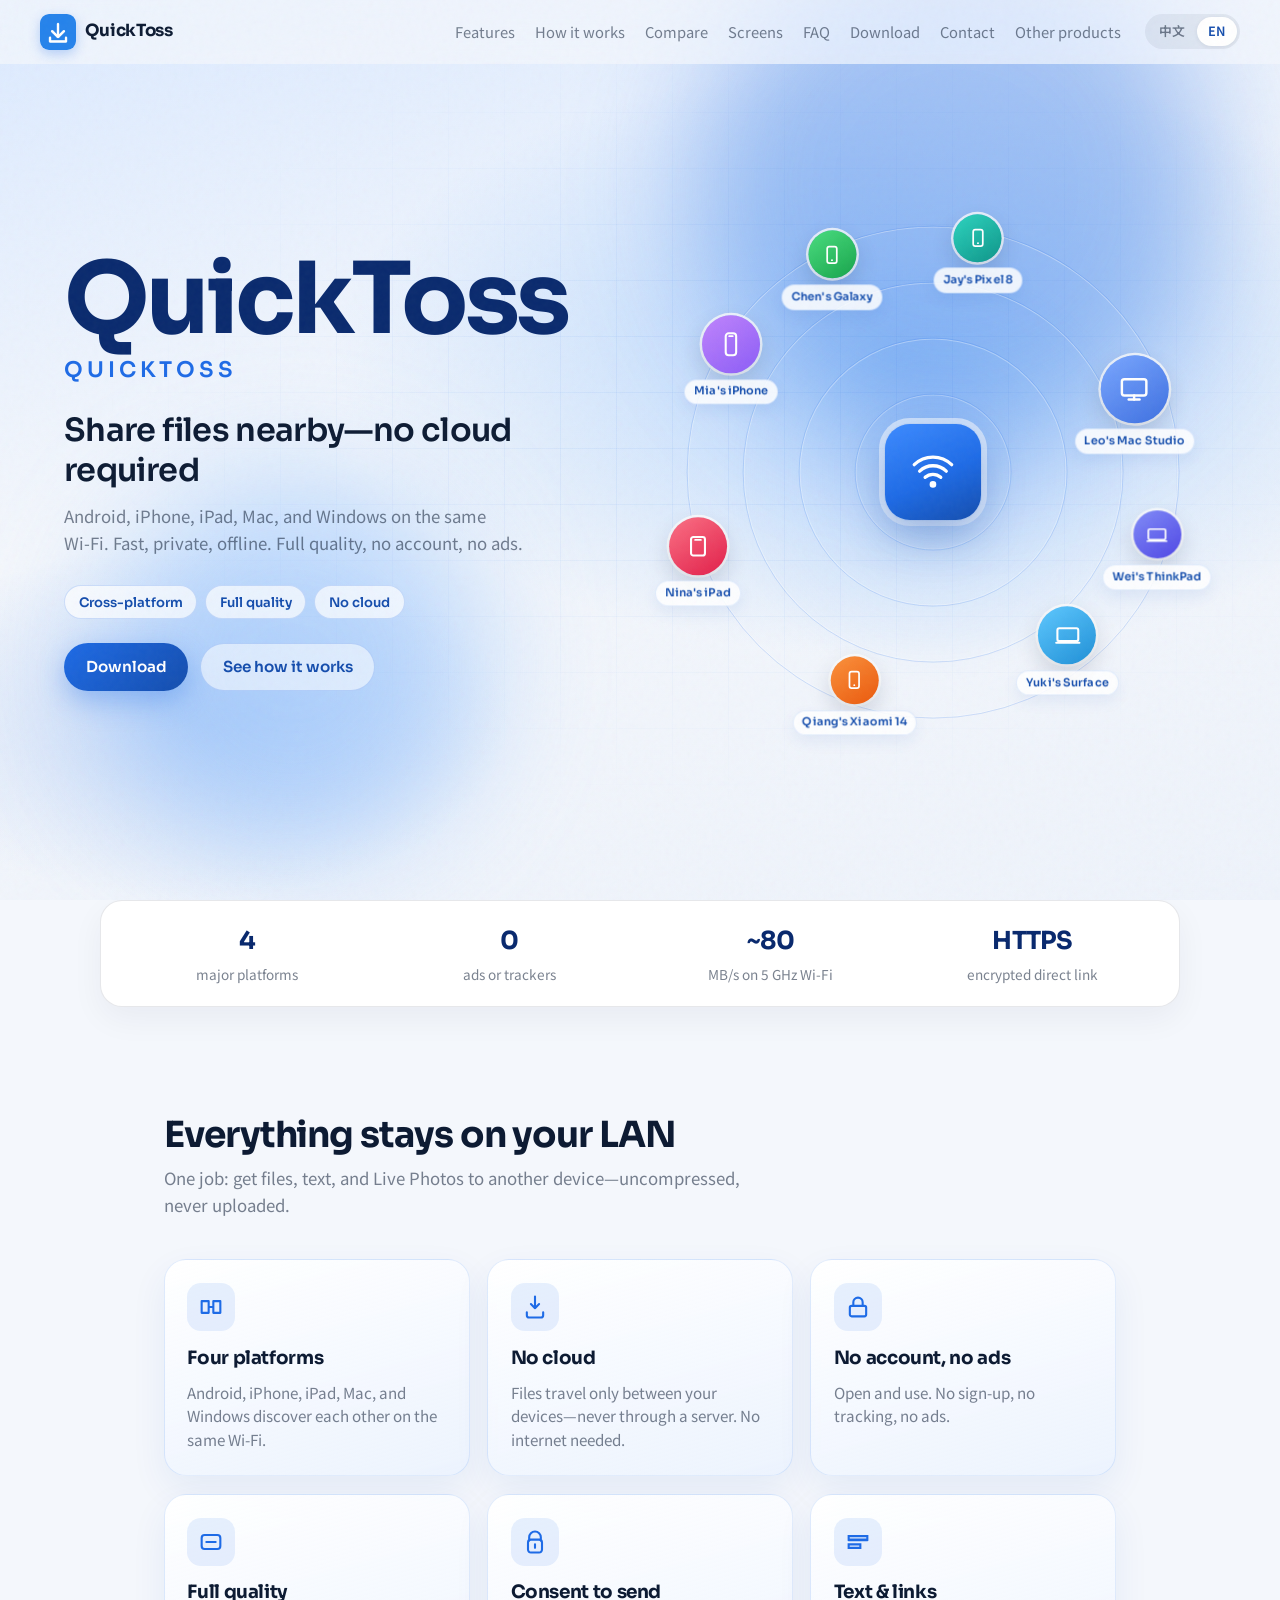
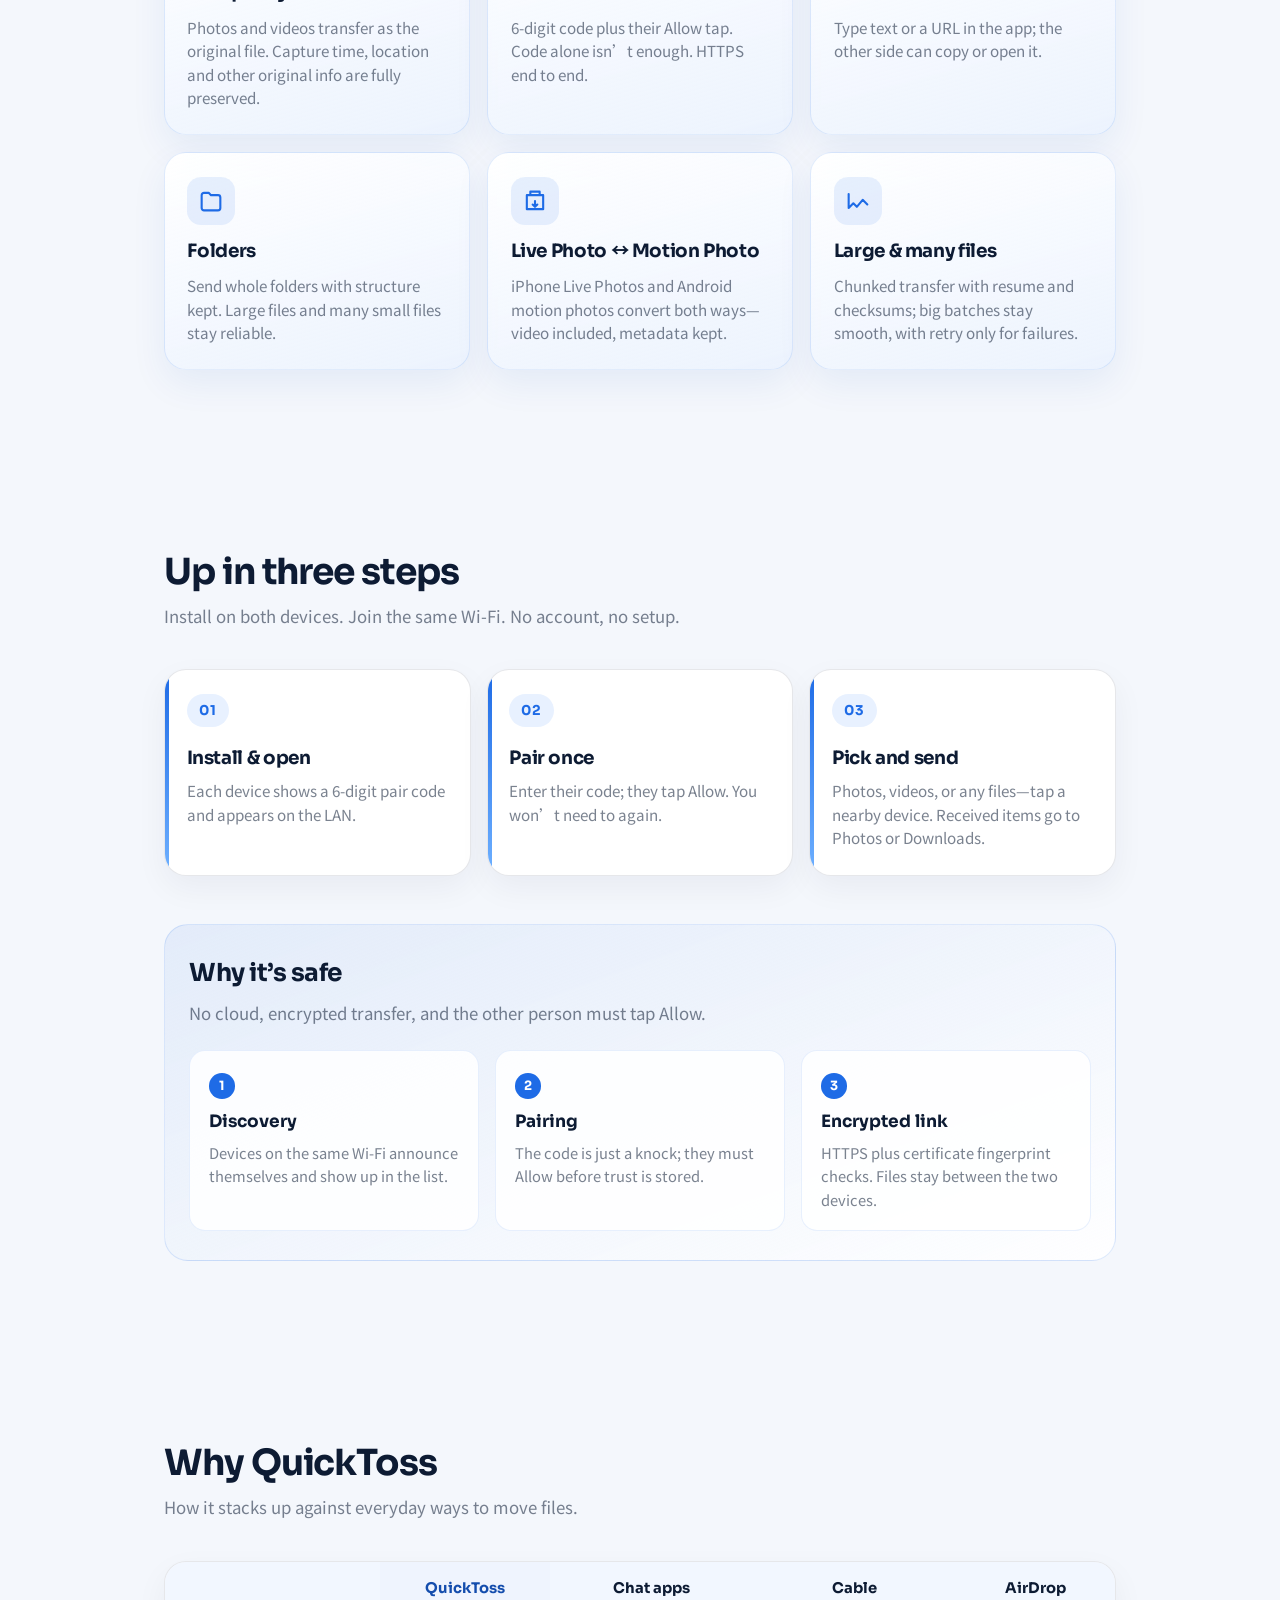
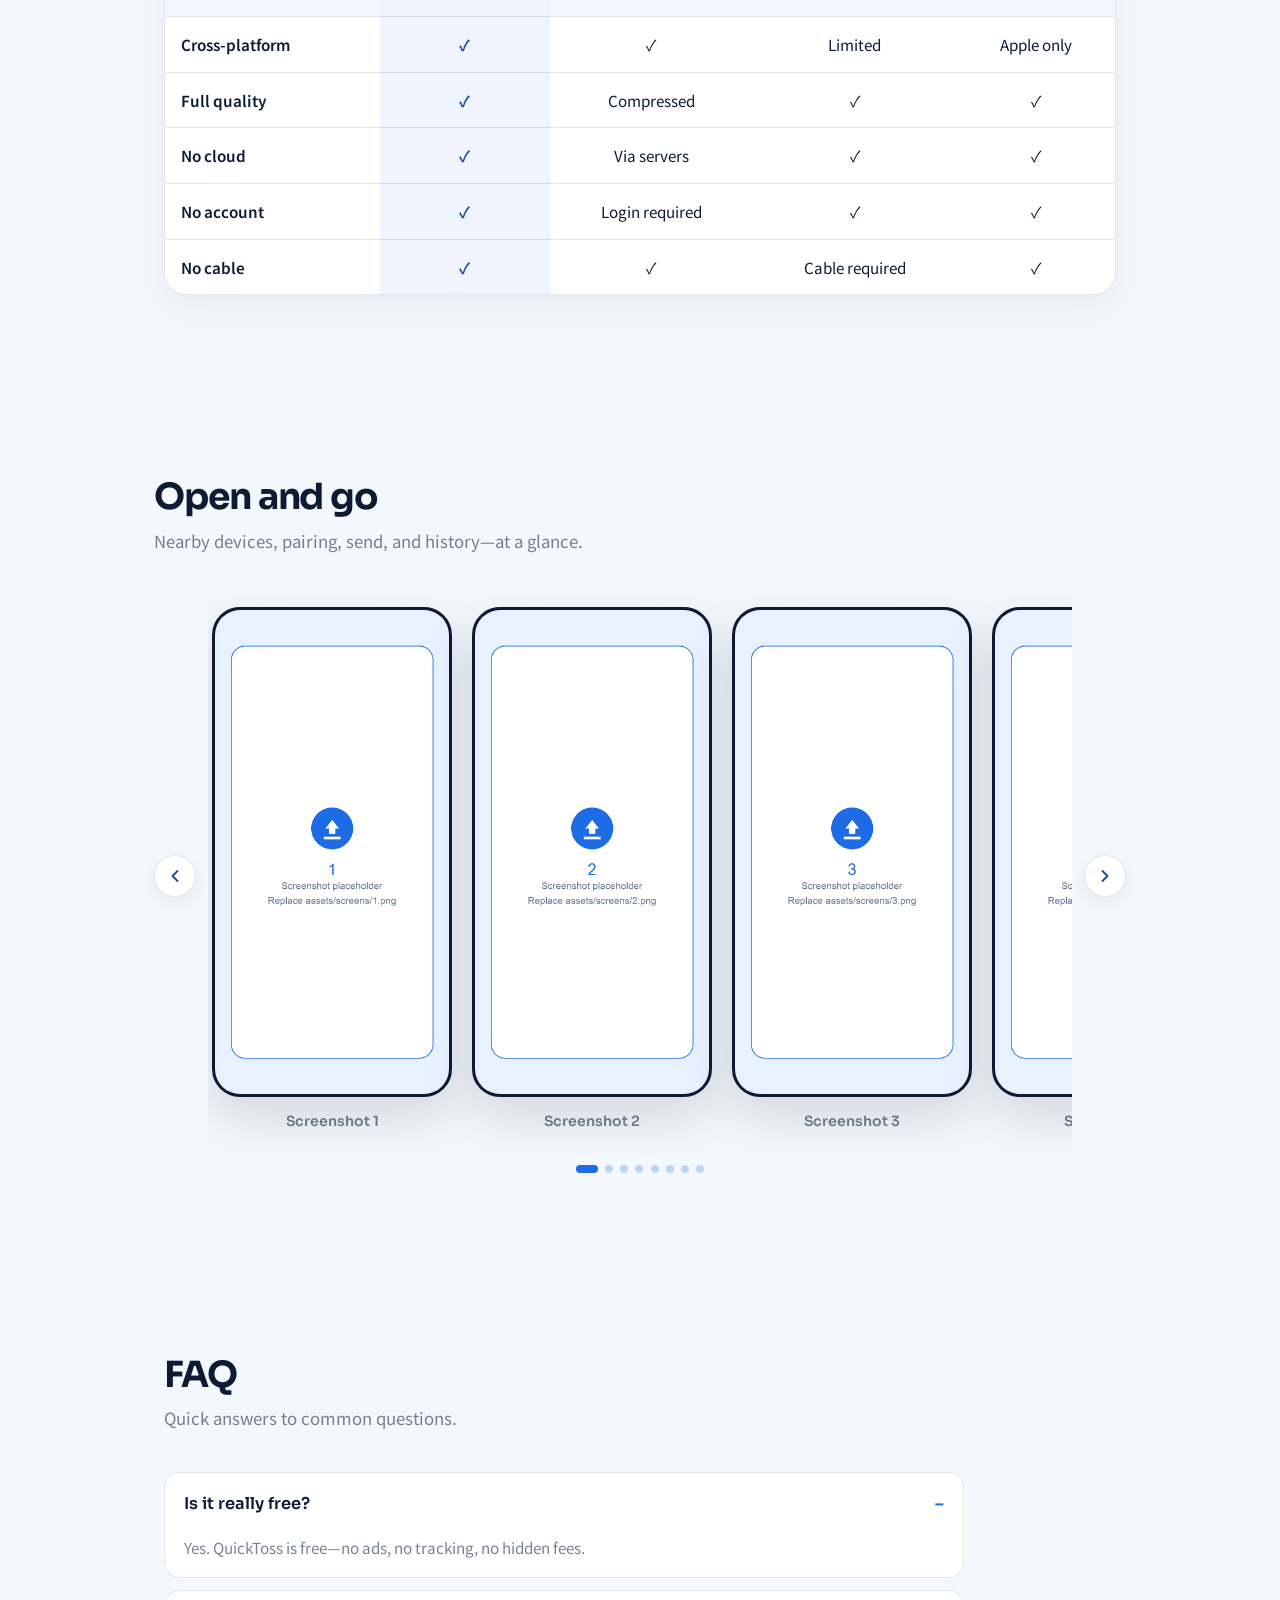
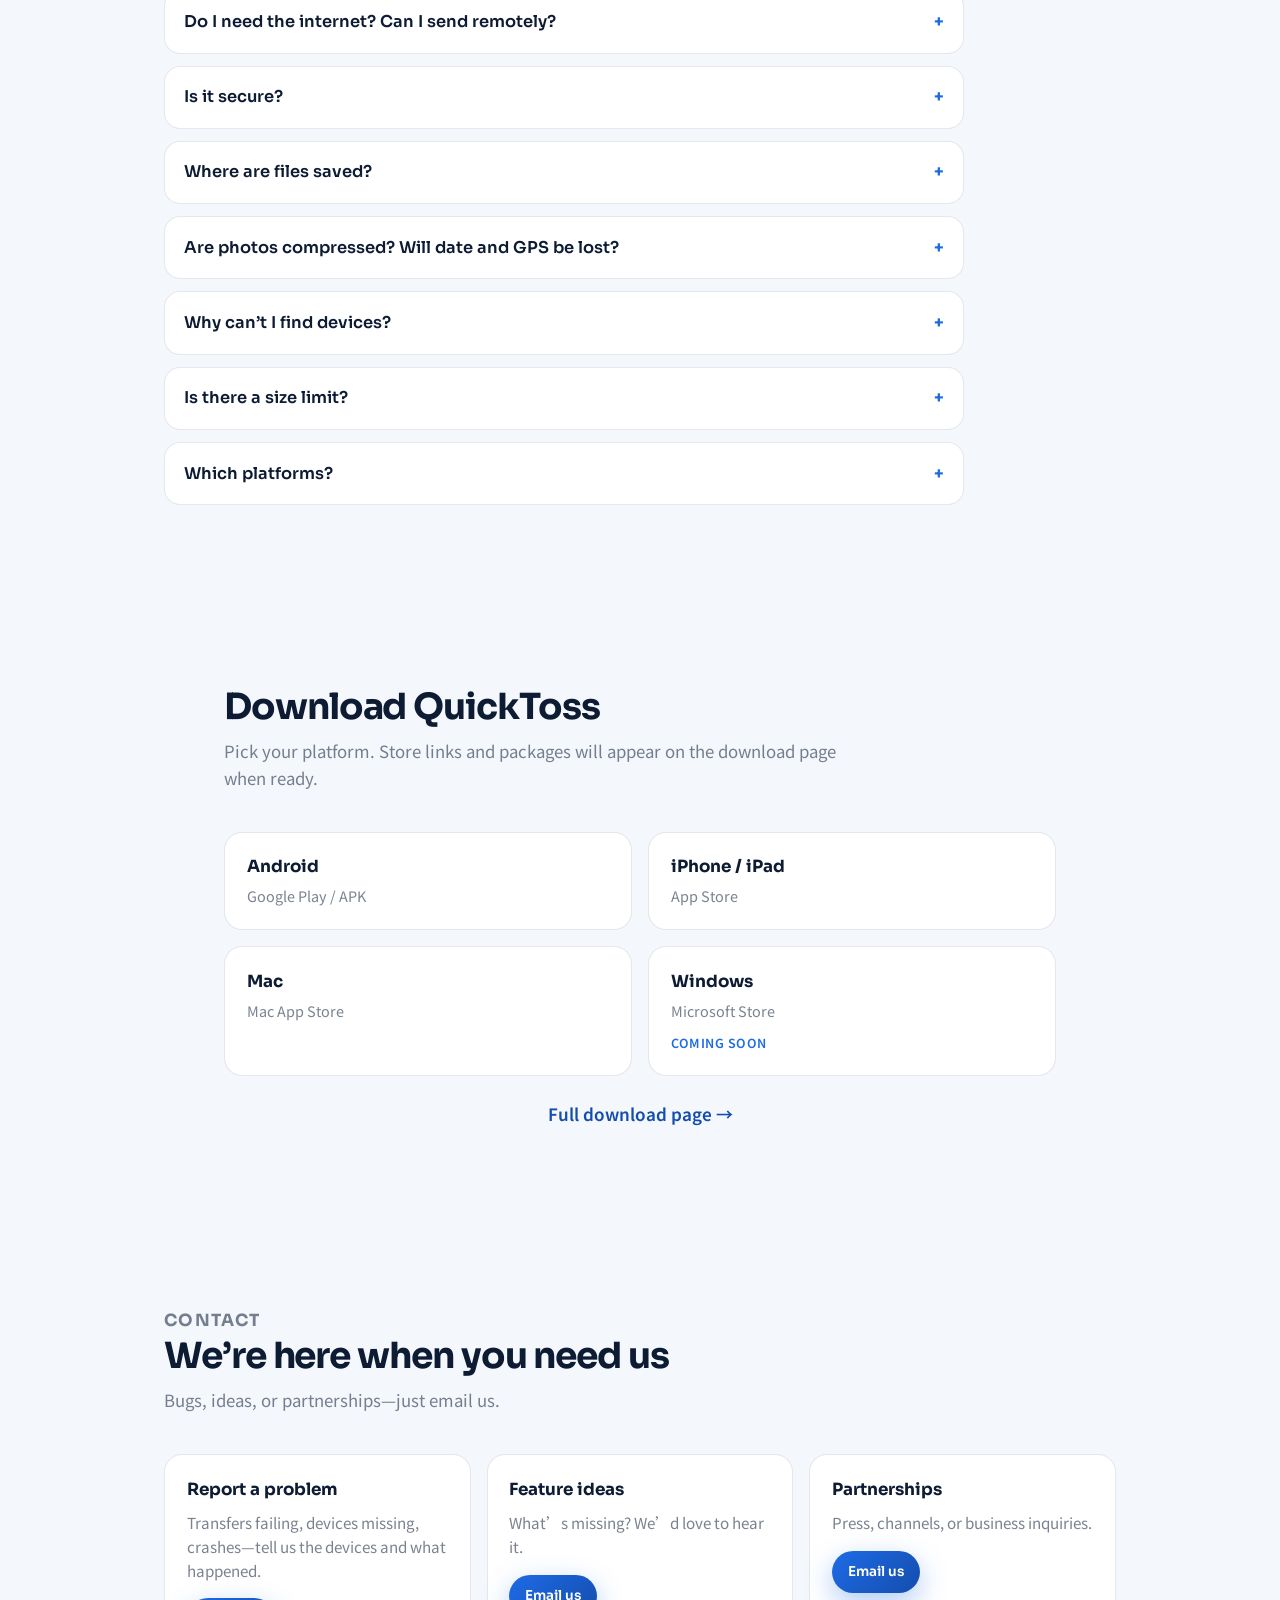
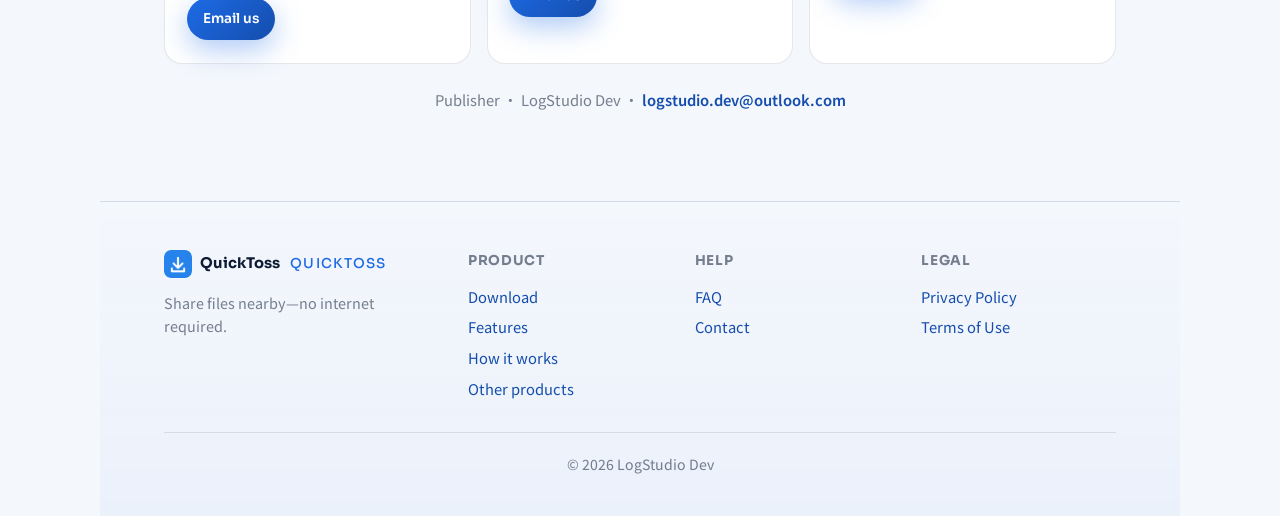
<file: index.html>
<!DOCTYPE html>
<html lang="zh-CN">
<head>
  <meta charset="utf-8" />
  <meta name="viewport" content="width=device-width, initial-scale=1" />
  <title>轻传 · QuickToss</title>
  <meta name="description" content="同一 Wi‑Fi，安卓、iPhone、iPad、Mac 之间直接传文件。原画质、不经过云、无账号、无广告。" />
  <meta property="og:title" content="轻传 · QuickToss" />
  <meta property="og:description" content="同一 Wi‑Fi，安卓、iPhone、iPad、Mac 之间直接传文件。原画质、不经过云、无账号、无广告。" />
  <meta property="og:image" content="assets/icon.png" />
  <link rel="icon" type="image/png" href="assets/favicon.png" />
  <link rel="preconnect" href="https://fonts.googleapis.com" />
  <link rel="preconnect" href="https://fonts.gstatic.com" crossorigin />
  <link href="https://fonts.googleapis.com/css2?family=Noto+Sans+SC:wght@400;500;700;900&family=Sora:wght@400;500;600;700&display=swap" rel="stylesheet" />
  <link rel="stylesheet" href="styles.css" />
</head>
<body>
  <div class="noise" aria-hidden="true"></div>

  <header class="top">
    <a class="top-brand" href="#top" aria-label="轻传">
      <img src="assets/icon.png" width="36" height="36" alt="" />
      <span data-i18n="brand">轻传</span>
    </a>
    <nav class="top-nav">
      <a href="#features" data-i18n="nav.features">功能</a>
      <a href="#how" data-i18n="nav.how">怎么用</a>
      <a href="#compare" data-i18n="nav.compare">对比</a>
      <a href="#screens" data-i18n="nav.screens">界面</a>
      <a href="#faq" data-i18n="nav.faq">常见问题</a>
      <a href="download.html" data-i18n="nav.download">下载</a>
      <a href="#contact" data-i18n="nav.contact">联系</a>
      <a href="https://logstudiodev.github.io/LogSuiteWebSite/" target="_blank" rel="noopener noreferrer" data-i18n="nav.more">其他产品</a>
    </nav>
    <div class="lang" role="group" aria-label="Language">
      <button type="button" class="lang-btn is-active" data-lang="zh">中文</button>
      <button type="button" class="lang-btn" data-lang="en">EN</button>
    </div>
  </header>

  <main id="top">
    <section class="hero">
      <div class="hero-bg" aria-hidden="true">
        <div class="orb orb-a"></div>
        <div class="orb orb-b"></div>
        <div class="grid"></div>
      </div>

      <div class="hero-copy">
        <p class="hero-brand" data-i18n="brand">轻传</p>
        <p class="hero-aka">QuickToss</p>
        <h1 data-i18n="hero.title">无需云端，与附近设备分享文件</h1>
        <p class="hero-lead" data-i18n="hero.lead">安卓、iPhone、iPad、Mac、Windows 同一 Wi‑Fi 直接互传。快速、私密、离线。原画质不压缩，无账号、无广告。</p>
        <ul class="hero-pills" aria-label="highlights">
          <li data-i18n="hero.pill1">跨系统</li>
          <li data-i18n="hero.pill2">原画质</li>
          <li data-i18n="hero.pill3">不经过云</li>
        </ul>
        <div class="hero-cta">
          <a class="btn btn-primary" href="download.html" data-i18n="hero.cta">立即下载</a>
          <a class="btn btn-ghost" href="#how" data-i18n="hero.secondary">看看怎么用</a>
        </div>
      </div>

      <!-- Nearby discovery: Wi‑Fi hub + rings + cross-platform devices -->
      <div class="hero-stage" aria-hidden="true">
        <div class="radar">
          <div class="radar-ring r1"></div>
          <div class="radar-ring r2"></div>
          <div class="radar-ring r3"></div>
          <div class="radar-ring r4"></div>
          <div class="radar-wash"></div>

          <div class="radar-hub">
            <svg class="radar-wifi" viewBox="0 0 48 48" fill="none" aria-hidden="true">
              <circle cx="24" cy="36" r="3.2" fill="currentColor"/>
              <path d="M16.5 29.2a11.2 11.2 0 0 1 15 0" stroke="currentColor" stroke-width="3.2" stroke-linecap="round"/>
              <path d="M11.2 23.2a18.5 18.5 0 0 1 25.6 0" stroke="currentColor" stroke-width="3.2" stroke-linecap="round"/>
              <path d="M6 17a25.8 25.8 0 0 1 36 0" stroke="currentColor" stroke-width="3.2" stroke-linecap="round"/>
            </svg>
          </div>

          <div class="radar-node node-a node-md">
            <span class="node-dot tone-violet">
              <svg viewBox="0 0 24 24" fill="none" aria-hidden="true"><rect x="7.5" y="2.5" width="9" height="19" rx="2.6" stroke="currentColor" stroke-width="1.8"/><path d="M10.5 5h3" stroke="currentColor" stroke-width="1.6" stroke-linecap="round"/></svg>
            </span>
            <span class="node-label" data-i18n="stage.n1">小美的 iPhone</span>
          </div>
          <div class="radar-node node-b node-sm">
            <span class="node-dot tone-teal">
              <svg viewBox="0 0 24 24" fill="none" aria-hidden="true"><rect x="7" y="3.5" width="10" height="17" rx="2.2" stroke="currentColor" stroke-width="1.8"/><circle cx="12" cy="17.5" r="1" fill="currentColor"/></svg>
            </span>
            <span class="node-label" data-i18n="stage.n2">阿杰的 Pixel 8</span>
          </div>
          <div class="radar-node node-c node-lg">
            <span class="node-dot tone-blue">
              <svg viewBox="0 0 24 24" fill="none" aria-hidden="true"><rect x="3" y="5" width="18" height="12" rx="1.8" stroke="currentColor" stroke-width="1.8"/><path d="M8 20h8" stroke="currentColor" stroke-width="1.8" stroke-linecap="round"/><path d="M12 17v3" stroke="currentColor" stroke-width="1.8" stroke-linecap="round"/></svg>
            </span>
            <span class="node-label" data-i18n="stage.n3">老李的 Mac Studio</span>
          </div>
          <div class="radar-node node-d node-md">
            <span class="node-dot tone-sky">
              <svg viewBox="0 0 24 24" fill="none" aria-hidden="true"><rect x="3" y="6" width="18" height="11" rx="1.6" stroke="currentColor" stroke-width="1.8"/><path d="M2 18.5h20" stroke="currentColor" stroke-width="1.8" stroke-linecap="round"/></svg>
            </span>
            <span class="node-label" data-i18n="stage.n4">小雨的 Surface</span>
          </div>
          <div class="radar-node node-e node-sm">
            <span class="node-dot tone-orange">
              <svg viewBox="0 0 24 24" fill="none" aria-hidden="true"><rect x="7" y="3.5" width="10" height="17" rx="2.2" stroke="currentColor" stroke-width="1.8"/><circle cx="12" cy="17.5" r="1" fill="currentColor"/></svg>
            </span>
            <span class="node-label" data-i18n="stage.n5">阿强的 小米 14</span>
          </div>
          <div class="radar-node node-f node-md">
            <span class="node-dot tone-rose">
              <svg viewBox="0 0 24 24" fill="none" aria-hidden="true"><rect x="6" y="4" width="12" height="16" rx="2" stroke="currentColor" stroke-width="1.8"/><path d="M9.5 6.5h5" stroke="currentColor" stroke-width="1.5" stroke-linecap="round"/></svg>
            </span>
            <span class="node-label" data-i18n="stage.n6">Nina 的 iPad</span>
          </div>
          <div class="radar-node node-g node-sm">
            <span class="node-dot tone-indigo">
              <svg viewBox="0 0 24 24" fill="none" aria-hidden="true"><rect x="3" y="6" width="18" height="11" rx="1.6" stroke="currentColor" stroke-width="1.8"/><path d="M2 18.5h20" stroke="currentColor" stroke-width="1.8" stroke-linecap="round"/></svg>
            </span>
            <span class="node-label" data-i18n="stage.n7">阿伟的 ThinkPad</span>
          </div>
          <div class="radar-node node-h node-sm">
            <span class="node-dot tone-green">
              <svg viewBox="0 0 24 24" fill="none" aria-hidden="true"><rect x="7" y="3.5" width="10" height="17" rx="2.2" stroke="currentColor" stroke-width="1.8"/><circle cx="12" cy="17.5" r="1" fill="currentColor"/></svg>
            </span>
            <span class="node-label" data-i18n="stage.n8">橙子的 Galaxy</span>
          </div>
        </div>
      </div>
    </section>

    <section class="stats" aria-label="facts">
      <div class="stats-inner">
        <div class="stat"><strong data-i18n="stats.s1.n">4</strong><span data-i18n="stats.s1.l">大平台互通</span></div>
        <div class="stat"><strong data-i18n="stats.s2.n">0</strong><span data-i18n="stats.s2.l">广告与追踪</span></div>
        <div class="stat"><strong data-i18n="stats.s3.n">~80</strong><span data-i18n="stats.s3.l">MB/s（5G Wi‑Fi 实测）</span></div>
        <div class="stat"><strong data-i18n="stats.s4.n">HTTPS</strong><span data-i18n="stats.s4.l">加密直连</span></div>
      </div>
    </section>

    <section class="section features" id="features">
      <div class="section-head">
        <h2 data-i18n="features.title">你需要的，都在局域网里完成</h2>
        <p data-i18n="features.lead">轻传只做一件事：把文件、文字、实况照片稳稳送到另一台设备，不压缩、不上传。</p>
      </div>
      <ul class="feature-grid feature-grid-3">
        <li class="feature-card">
          <span class="feature-icon" aria-hidden="true">
            <svg width="28" height="28" viewBox="0 0 24 24" fill="none"><path d="M4 7h6v10H4V7zm10 0h6v10h-6V7zM10 12h4" stroke="currentColor" stroke-width="1.8" stroke-linecap="round" stroke-linejoin="round"/></svg>
          </span>
          <strong data-i18n="features.f1.t">四端互通</strong>
          <span data-i18n="features.f1.d">安卓、iPhone、iPad、Mac、Windows 同一 Wi‑Fi 互相发现、互相传。</span>
        </li>
        <li class="feature-card">
          <span class="feature-icon" aria-hidden="true">
            <svg width="28" height="28" viewBox="0 0 24 24" fill="none"><path d="M12 3v10m0 0l-3.5-3.5M12 13l3.5-3.5M5 16.5V19a2 2 0 002 2h10a2 2 0 002-2v-2.5" stroke="currentColor" stroke-width="1.8" stroke-linecap="round" stroke-linejoin="round"/></svg>
          </span>
          <strong data-i18n="features.f2.t">不经过云</strong>
          <span data-i18n="features.f2.d">文件只在两台设备之间走，不经过任何服务器，不需要互联网。</span>
        </li>
        <li class="feature-card">
          <span class="feature-icon" aria-hidden="true">
            <svg width="28" height="28" viewBox="0 0 24 24" fill="none"><path d="M8 11V8a4 4 0 118 0v3M6.5 11h11a1.5 1.5 0 011.5 1.5v6A1.5 1.5 0 0117.5 20h-11A1.5 1.5 0 015 18.5v-6A1.5 1.5 0 016.5 11z" stroke="currentColor" stroke-width="1.8" stroke-linecap="round" stroke-linejoin="round"/></svg>
          </span>
          <strong data-i18n="features.f3.t">无账号无广告</strong>
          <span data-i18n="features.f3.d">打开就能用。没有注册，没有追踪，没有广告。</span>
        </li>
        <li class="feature-card">
          <span class="feature-icon" aria-hidden="true">
            <svg width="28" height="28" viewBox="0 0 24 24" fill="none"><path d="M4 8.5A2.5 2.5 0 016.5 6h11A2.5 2.5 0 0120 8.5v7a2.5 2.5 0 01-2.5 2.5h-11A2.5 2.5 0 014 15.5v-7zM8 12h8" stroke="currentColor" stroke-width="1.8" stroke-linecap="round"/></svg>
          </span>
          <strong data-i18n="features.f4.t">原画质不压缩</strong>
          <span data-i18n="features.f4.d">照片、视频按原文件传输。拍摄时间、定位等原始信息完整保留。</span>
        </li>
        <li class="feature-card">
          <span class="feature-icon" aria-hidden="true">
            <svg width="28" height="28" viewBox="0 0 24 24" fill="none"><path d="M7 11V8a5 5 0 0110 0v3M12 14v3M8.5 21h7A2.5 2.5 0 0018 18.5v-6A2.5 2.5 0 0015.5 10h-7A2.5 2.5 0 006 12.5v6A2.5 2.5 0 008.5 21z" stroke="currentColor" stroke-width="1.8" stroke-linecap="round" stroke-linejoin="round"/></svg>
          </span>
          <strong data-i18n="features.f5.t">配对才可发</strong>
          <span data-i18n="features.f5.d">6 位配对码 + 对方点「允许」。只知道码发不过去。全程 HTTPS 加密。</span>
        </li>
        <li class="feature-card">
          <span class="feature-icon" aria-hidden="true">
            <svg width="28" height="28" viewBox="0 0 24 24" fill="none"><path d="M4 7h16v3H4V7zm0 7h10v3H4v-3zm0-3.5h16" stroke="currentColor" stroke-width="1.8" stroke-linecap="round"/></svg>
          </span>
          <strong data-i18n="features.f6.t">文字与链接</strong>
          <span data-i18n="features.f6.d">在 App 里输入文字或链接发给对方，对方可复制或一键打开。</span>
        </li>
        <li class="feature-card">
          <span class="feature-icon" aria-hidden="true">
            <svg width="28" height="28" viewBox="0 0 24 24" fill="none"><path d="M4 7a2 2 0 012-2h4l2 2h6a2 2 0 012 2v9a2 2 0 01-2 2H6a2 2 0 01-2-2V7z" stroke="currentColor" stroke-width="1.8" stroke-linejoin="round"/></svg>
          </span>
          <strong data-i18n="features.f7.t">文件夹</strong>
          <span data-i18n="features.f7.d">整夹发送，保留目录结构。大文件、超多文件也能稳稳传完。</span>
        </li>
        <li class="feature-card">
          <span class="feature-icon" aria-hidden="true">
            <svg width="28" height="28" viewBox="0 0 24 24" fill="none"><path d="M5 7h14v12H5V7zm3-3h8v3H8V4zm4 8v5m0 0l-2-2m2 2l2-2" stroke="currentColor" stroke-width="1.8" stroke-linecap="round" stroke-linejoin="round"/></svg>
          </span>
          <strong data-i18n="features.f8.t">实况照片互通</strong>
          <span data-i18n="features.f8.d">iPhone 实况 ↔ 安卓动态照片互转，视频部分一起带走，原始信息不丢。</span>
        </li>
        <li class="feature-card">
          <span class="feature-icon" aria-hidden="true">
            <svg width="28" height="28" viewBox="0 0 24 24" fill="none"><path d="M4 18V6m0 12l4-4 3 3 5-6 4 4" stroke="currentColor" stroke-width="1.8" stroke-linecap="round" stroke-linejoin="round"/></svg>
          </span>
          <strong data-i18n="features.f9.t">大文件与多文件</strong>
          <span data-i18n="features.f9.d">大文件分块续传、边传边校验；一次发很多文件也不卡，失败的可单独重试。</span>
        </li>
      </ul>
    </section>

    <section class="section how" id="how">
      <div class="section-head">
        <h2 data-i18n="how.title">三步开始传</h2>
        <p data-i18n="how.lead">两台设备都装上，连同一个 Wi‑Fi。无需账号，无需配置。</p>
      </div>
      <ol class="steps">
        <li class="step-card">
          <span class="step-num">01</span>
          <div class="step-body">
            <strong data-i18n="how.s1.t">安装并打开</strong>
            <p data-i18n="how.s1.d">每台设备会显示自己的 6 位配对码，并在局域网里自动被发现。</p>
          </div>
        </li>
        <li class="step-card">
          <span class="step-num">02</span>
          <div class="step-body">
            <strong data-i18n="how.s2.t">第一次配对</strong>
            <p data-i18n="how.s2.d">填对方屏幕上的码，对方点「允许」。以后互发不用再填。</p>
          </div>
        </li>
        <li class="step-card">
          <span class="step-num">03</span>
          <div class="step-body">
            <strong data-i18n="how.s3.t">选文件发送</strong>
            <p data-i18n="how.s3.d">照片、视频或任意文件，点附近设备即可发出。收完进相册或下载文件夹。</p>
          </div>
        </li>
      </ol>

      <div class="safe-block">
        <div class="section-head">
          <h3 data-i18n="safe.title">为什么安全</h3>
          <p data-i18n="safe.lead">文件不经过云，传输全程加密，还要对方亲手点「允许」。</p>
        </div>
        <ol class="safe-steps">
          <li>
            <strong data-i18n="safe.s1.t">自动发现</strong>
            <p data-i18n="safe.s1.d">同一 Wi‑Fi 上的轻传设备互相广播，列表里就能看到对方。</p>
          </li>
          <li>
            <strong data-i18n="safe.s2.t">配对确认</strong>
            <p data-i18n="safe.s2.d">6 位码只是敲门；对方必须点「允许」才会建立信任。</p>
          </li>
          <li>
            <strong data-i18n="safe.s3.t">加密直连</strong>
            <p data-i18n="safe.s3.d">HTTPS + 证书指纹校验，文件只在两台设备之间走。</p>
          </li>
        </ol>
      </div>
    </section>

    <section class="section compare" id="compare">
      <div class="section-head">
        <h2 data-i18n="compare.title">为什么用轻传</h2>
        <p data-i18n="compare.lead">和日常传文件的几种方式比一比。</p>
      </div>
      <div class="compare-wrap">
        <table class="compare-table">
          <thead>
            <tr>
              <th data-i18n="compare.h0"></th>
              <th class="is-highlight" data-i18n="compare.h1">轻传</th>
              <th data-i18n="compare.h2">微信 / QQ</th>
              <th data-i18n="compare.h3">数据线</th>
              <th data-i18n="compare.h4">隔空投送</th>
            </tr>
          </thead>
          <tbody>
            <tr>
              <th data-i18n="compare.r1">跨系统</th>
              <td class="is-highlight" data-i18n="compare.y">✓</td>
              <td data-i18n="compare.y">✓</td>
              <td data-i18n="compare.cell.p">有限</td>
              <td data-i18n="compare.cell.n.apple">仅苹果</td>
            </tr>
            <tr>
              <th data-i18n="compare.r2">原画质 / 不压缩</th>
              <td class="is-highlight" data-i18n="compare.y">✓</td>
              <td data-i18n="compare.cell.n.compress">会压缩</td>
              <td data-i18n="compare.y">✓</td>
              <td data-i18n="compare.y">✓</td>
            </tr>
            <tr>
              <th data-i18n="compare.r3">不经过云</th>
              <td class="is-highlight" data-i18n="compare.y">✓</td>
              <td data-i18n="compare.cell.n.cloud">走服务器</td>
              <td data-i18n="compare.y">✓</td>
              <td data-i18n="compare.y">✓</td>
            </tr>
            <tr>
              <th data-i18n="compare.r4">不用账号</th>
              <td class="is-highlight" data-i18n="compare.y">✓</td>
              <td data-i18n="compare.cell.n.login">要登录</td>
              <td data-i18n="compare.y">✓</td>
              <td data-i18n="compare.y">✓</td>
            </tr>
            <tr>
              <th data-i18n="compare.r5">不用线</th>
              <td class="is-highlight" data-i18n="compare.y">✓</td>
              <td data-i18n="compare.y">✓</td>
              <td data-i18n="compare.cell.n.cable">必须插线</td>
              <td data-i18n="compare.y">✓</td>
            </tr>
          </tbody>
        </table>
      </div>
    </section>

    <section class="section screens" id="screens">
      <div class="section-head">
        <h2 data-i18n="screens.title">打开就能用</h2>
        <p data-i18n="screens.lead">附近设备、配对、发送、记录，一眼看明白。</p>
      </div>
      <div class="screen-carousel" data-carousel>
        <button class="carousel-nav carousel-prev" type="button" aria-label="Previous" data-carousel-prev>
          <svg width="20" height="20" viewBox="0 0 24 24" fill="none" aria-hidden="true"><path d="M15 6l-6 6 6 6" stroke="currentColor" stroke-width="2.2" stroke-linecap="round" stroke-linejoin="round"/></svg>
        </button>
        <div class="carousel-track" data-carousel-track>
          <figure class="phone-frame"><div class="phone-shot"><img src="assets/screens/1.png" width="800" height="1632" alt="" data-i18n-alt="screens.c1" loading="lazy" /></div><figcaption data-i18n="screens.c1">截图 1</figcaption></figure>
          <figure class="phone-frame"><div class="phone-shot"><img src="assets/screens/2.png" width="800" height="1632" alt="" data-i18n-alt="screens.c2" loading="lazy" /></div><figcaption data-i18n="screens.c2">截图 2</figcaption></figure>
          <figure class="phone-frame"><div class="phone-shot"><img src="assets/screens/3.png" width="800" height="1632" alt="" data-i18n-alt="screens.c3" loading="lazy" /></div><figcaption data-i18n="screens.c3">截图 3</figcaption></figure>
          <figure class="phone-frame"><div class="phone-shot"><img src="assets/screens/4.png" width="800" height="1632" alt="" data-i18n-alt="screens.c4" loading="lazy" /></div><figcaption data-i18n="screens.c4">截图 4</figcaption></figure>
          <figure class="phone-frame"><div class="phone-shot"><img src="assets/screens/5.png" width="800" height="1632" alt="" data-i18n-alt="screens.c5" loading="lazy" /></div><figcaption data-i18n="screens.c5">截图 5</figcaption></figure>
          <figure class="phone-frame"><div class="phone-shot"><img src="assets/screens/6.png" width="800" height="1632" alt="" data-i18n-alt="screens.c6" loading="lazy" /></div><figcaption data-i18n="screens.c6">截图 6</figcaption></figure>
          <figure class="phone-frame"><div class="phone-shot"><img src="assets/screens/7.png" width="800" height="1632" alt="" data-i18n-alt="screens.c7" loading="lazy" /></div><figcaption data-i18n="screens.c7">截图 7</figcaption></figure>
          <figure class="phone-frame"><div class="phone-shot"><img src="assets/screens/8.png" width="800" height="1632" alt="" data-i18n-alt="screens.c8" loading="lazy" /></div><figcaption data-i18n="screens.c8">截图 8</figcaption></figure>
        </div>
        <button class="carousel-nav carousel-next" type="button" aria-label="Next" data-carousel-next>
          <svg width="20" height="20" viewBox="0 0 24 24" fill="none" aria-hidden="true"><path d="M9 6l6 6-6 6" stroke="currentColor" stroke-width="2.2" stroke-linecap="round" stroke-linejoin="round"/></svg>
        </button>
        <div class="carousel-dots" data-carousel-dots></div>
      </div>
    </section>

    <section class="section faq" id="faq">
      <div class="section-head">
        <h2 data-i18n="faq.title">常见问题</h2>
        <p data-i18n="faq.lead">快速了解轻传能不能解决你的问题。</p>
      </div>
      <div class="faq-list">
        <details class="faq-item" open>
          <summary data-i18n="faq.q1">真的免费吗？</summary>
          <p data-i18n="faq.a1">是的。轻传免费使用，无广告、无追踪、无隐藏收费。</p>
        </details>
        <details class="faq-item">
          <summary data-i18n="faq.q2">需要联网吗？能跨网传吗？</summary>
          <p data-i18n="faq.a2">不需要互联网。两台设备连同一个 Wi‑Fi 即可。文件不会离开你的局域网，也不能通过互联网传给远方的人。</p>
        </details>
        <details class="faq-item">
          <summary data-i18n="faq.q3">安全吗？</summary>
          <p data-i18n="faq.a3">传输使用 HTTPS 加密，并用证书指纹校验对方身份。第一次发送还要输入对方的 6 位码，并由对方点「允许」。请勿在不可信的公共 Wi‑Fi 传输敏感文件。</p>
        </details>
        <details class="faq-item">
          <summary data-i18n="faq.q4">文件保存在哪里？</summary>
          <p data-i18n="faq.a4">安卓：照片进 Pictures/QuickToss，视频进 Movies/QuickToss，其他进 Download/QuickToss。iPhone / iPad：照片视频进系统相册，其他进「文件」App。Mac：进「下载」文件夹。</p>
        </details>
        <details class="faq-item">
          <summary data-i18n="faq.q5">会压缩照片吗？拍摄时间和定位会丢吗？</summary>
          <p data-i18n="faq.a5">不会。文件按原样传输，不压缩、不转码，拍摄时间、定位等原始信息完整保留；iPhone 实况照片和安卓动态照片也能互转。</p>
        </details>
        <details class="faq-item">
          <summary data-i18n="faq.q6">为什么找不到设备？</summary>
          <p data-i18n="faq.a6">请确认：两边都打开了轻传；连的是同一个 Wi‑Fi（不是个人热点或访客网络）；手机 / 电脑已允许「本地网络」权限；开着 VPN 一般也能连，还不行就先关掉 VPN 或代理再试。</p>
        </details>
        <details class="faq-item">
          <summary data-i18n="faq.q7">有文件大小限制吗？</summary>
          <p data-i18n="faq.a7">默认单文件上限 2 GB，可在设置里改成 5 / 10 GB、自定义或不限制。几十 GB 的电影也能传。支持断点续传，边传边校验，传完的文件和原文件一模一样。</p>
        </details>
        <details class="faq-item">
          <summary data-i18n="faq.q8">支持哪些平台？</summary>
          <p data-i18n="faq.a8">支持 Android、iPhone / iPad、Mac、Windows。</p>
        </details>
      </div>
    </section>

    <section class="section download" id="download">
      <div class="section-head">
        <h2 data-i18n="dl.title">下载轻传</h2>
        <p data-i18n="dl.lead">选你的平台。商店链接与安装包准备好后会更新到下载页。</p>
      </div>
      <div class="dl-grid">
        <a class="dl-item" href="download.html#android">
          <span class="dl-platform" data-i18n="dl.android">Android</span>
          <span class="dl-store">Google Play / APK</span>
        </a>
        <a class="dl-item" href="download.html#ios">
          <span class="dl-platform" data-i18n="dl.ios">iPhone / iPad</span>
          <span class="dl-store">App Store</span>
        </a>
        <a class="dl-item" href="download.html#mac">
          <span class="dl-platform" data-i18n="dl.mac">Mac</span>
          <span class="dl-store">Mac App Store</span>
        </a>
        <a class="dl-item" href="download.html#windows">
          <span class="dl-platform" data-i18n="dl.windows">Windows</span>
          <span class="dl-store" data-i18n="dl.windows.sub">微软商店</span>
          <span class="dl-soon" data-i18n="dl.soon">即将推出</span>
        </a>
      </div>
      <p class="dl-more"><a href="download.html" data-i18n="dl.more">查看完整下载页 →</a></p>
    </section>

    <section class="section contact" id="contact">
      <div class="section-head">
        <p class="contact-kicker" data-i18n="contact.kicker">联系我们</p>
        <h2 data-i18n="contact.title">有问题随时找我们</h2>
        <p data-i18n="contact.lead">产品问题、反馈或合作，发邮件即可。我们会尽快回复。</p>
      </div>
      <div class="contact-panel">
        <div class="contact-block">
          <h3 data-i18n="contact.bug">报告问题</h3>
          <p data-i18n="contact.bug.d">传不过去、找不到设备、崩溃等，告诉我们设备和现象。</p>
          <a class="btn btn-primary" href="mailto:logstudio.dev@outlook.com?subject=%E8%BD%BB%E4%BC%A0%20Bug%20%E5%8F%8D%E9%A6%88" data-i18n="contact.email">发邮件</a>
        </div>
        <div class="contact-block">
          <h3 data-i18n="contact.idea">功能建议</h3>
          <p data-i18n="contact.idea.d">你觉得还缺什么？欢迎告诉我们。</p>
          <a class="btn btn-primary" href="mailto:logstudio.dev@outlook.com?subject=%E8%BD%BB%E4%BC%A0%20%E5%8A%9F%E8%83%BD%E5%BB%BA%E8%AE%AE" data-i18n="contact.email">发邮件</a>
        </div>
        <div class="contact-block">
          <h3 data-i18n="contact.biz">合作咨询</h3>
          <p data-i18n="contact.biz.d">媒体、渠道或商务合作。</p>
          <a class="btn btn-primary" href="mailto:logstudio.dev@outlook.com?subject=%E8%BD%BB%E4%BC%A0%20%E5%90%88%E4%BD%9C%E5%92%A8%E8%AF%A2" data-i18n="contact.email">发邮件</a>
        </div>
      </div>
      <p class="contact-addr"><span data-i18n="contact.pub">开发者</span> · LogStudio Dev · <a href="mailto:logstudio.dev@outlook.com">logstudio.dev@outlook.com</a></p>
    </section>
  </main>

  <footer class="foot foot-grid">
    <div class="foot-col">
      <div class="foot-brand">
        <img src="assets/icon.png" width="28" height="28" alt="" />
        <span data-i18n="brand">轻传</span>
        <span class="foot-aka">QuickToss</span>
      </div>
      <p class="foot-tag" data-i18n="foot.tag">无需互联网，与附近设备分享文件。</p>
    </div>
    <div class="foot-col">
      <h4 data-i18n="foot.product">产品</h4>
      <a href="download.html" data-i18n="nav.download">下载</a>
      <a href="#features" data-i18n="nav.features">功能</a>
      <a href="#how" data-i18n="nav.how">怎么用</a>
      <a href="https://logstudiodev.github.io/LogSuiteWebSite/" target="_blank" rel="noopener noreferrer" data-i18n="nav.more">其他产品</a>
    </div>
    <div class="foot-col">
      <h4 data-i18n="foot.help">帮助</h4>
      <a href="#faq" data-i18n="nav.faq">常见问题</a>
      <a href="#contact" data-i18n="nav.contact">联系我们</a>
    </div>
    <div class="foot-col">
      <h4 data-i18n="foot.legal">法律</h4>
      <a href="privacy.html" data-i18n="foot.privacy">隐私政策</a>
      <a href="terms.html" data-i18n="foot.terms">使用协议</a>
    </div>
    <p class="foot-copy">© 2026 LogStudio Dev</p>
  </footer>

  <script src="app.js"></script>
</body>
</html>
</file>
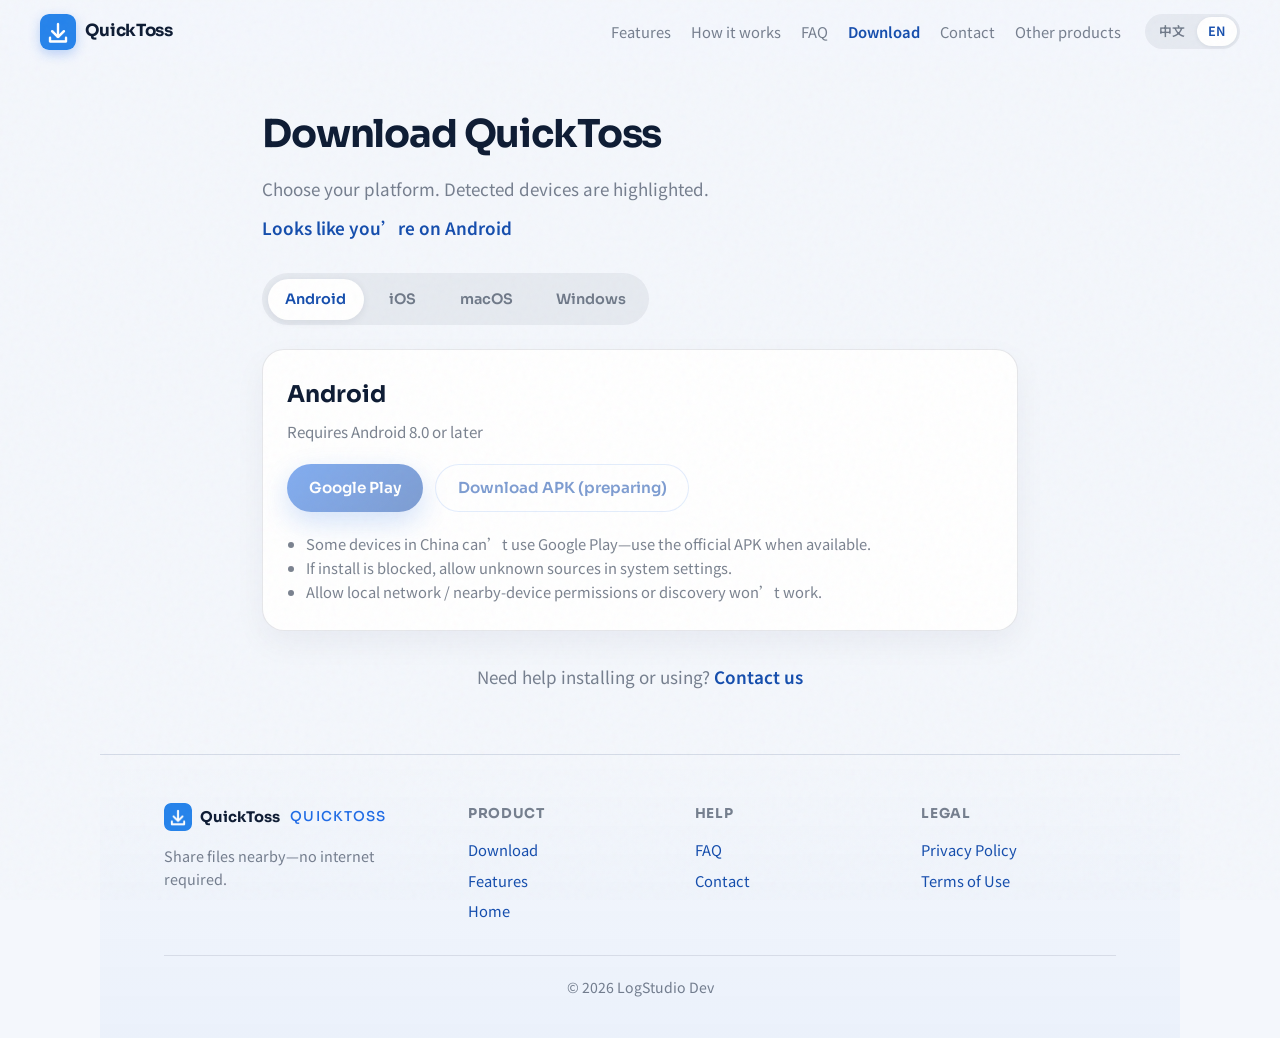
<file: download.html>
<!DOCTYPE html>
<html lang="zh-CN">
<head>
  <meta charset="utf-8" />
  <meta name="viewport" content="width=device-width, initial-scale=1" />
  <title>下载 · 轻传 QuickToss</title>
  <meta name="description" content="下载轻传：Android、iPhone / iPad、Mac、Windows。" />
  <link rel="icon" type="image/png" href="assets/favicon.png" />
  <link rel="preconnect" href="https://fonts.googleapis.com" />
  <link rel="preconnect" href="https://fonts.gstatic.com" crossorigin />
  <link href="https://fonts.googleapis.com/css2?family=Noto+Sans+SC:wght@400;500;700;900&family=Sora:wght@400;500;600;700&display=swap" rel="stylesheet" />
  <link rel="stylesheet" href="styles.css" />
</head>
<body>
  <div class="noise" aria-hidden="true"></div>

  <header class="top">
    <a class="top-brand" href="index.html" aria-label="轻传">
      <img src="assets/icon.png" width="36" height="36" alt="" />
      <span data-i18n="brand">轻传</span>
    </a>
    <nav class="top-nav">
      <a href="index.html#features" data-i18n="nav.features">功能</a>
      <a href="index.html#how" data-i18n="nav.how">怎么用</a>
      <a href="index.html#faq" data-i18n="nav.faq">常见问题</a>
      <a href="download.html" class="is-current" data-i18n="nav.download">下载</a>
      <a href="index.html#contact" data-i18n="nav.contact">联系</a>
      <a href="https://logstudiodev.github.io/LogSuiteWebSite/" target="_blank" rel="noopener noreferrer" data-i18n="nav.more">其他产品</a>
    </nav>
    <div class="lang" role="group" aria-label="Language">
      <button type="button" class="lang-btn is-active" data-lang="zh">中文</button>
      <button type="button" class="lang-btn" data-lang="en">EN</button>
    </div>
  </header>

  <main class="dl-page">
    <header class="dl-hero">
      <h1 data-i18n="dlpage.title">下载轻传</h1>
      <p data-i18n="dlpage.lead">选择你的平台。检测到的设备会高亮显示。</p>
      <p class="dl-detected" data-detect-label></p>
    </header>

    <div class="dl-tabs" role="tablist" data-dl-tabs>
      <button type="button" role="tab" data-platform="android" aria-selected="false">Android</button>
      <button type="button" role="tab" data-platform="ios" aria-selected="false">iOS</button>
      <button type="button" role="tab" data-platform="mac" aria-selected="false">macOS</button>
      <button type="button" role="tab" data-platform="windows" aria-selected="false">Windows</button>
    </div>

    <section class="dl-panel" id="android" data-panel="android" hidden>
      <h2>Android</h2>
      <p class="dl-req" data-i18n="dlpage.android.req">系统要求：Android 8.0 及以上</p>
      <div class="dl-actions">
        <a class="btn btn-primary is-disabled" href="#" aria-disabled="true" data-i18n="dlpage.play">Google Play</a>
        <a class="btn btn-ghost is-disabled" href="#" aria-disabled="true" data-i18n="dlpage.apk">直接下载 APK（准备中）</a>
      </div>
      <ul class="dl-notes">
        <li data-i18n="dlpage.android.n1">国内部分机型无法使用 Google Play，可等官方 APK。</li>
        <li data-i18n="dlpage.android.n2">安装 APK 时如提示「未知来源」，请在系统设置里允许安装。</li>
        <li data-i18n="dlpage.android.n3">首次使用请允许本地网络 / 附近设备相关权限，否则找不到对方。</li>
      </ul>
    </section>

    <section class="dl-panel" id="ios" data-panel="ios" hidden>
      <h2>iPhone / iPad</h2>
      <p class="dl-req" data-i18n="dlpage.ios.req">系统要求：iOS / iPadOS 15 及以上</p>
      <div class="dl-actions">
        <a class="btn btn-primary is-disabled" href="#" aria-disabled="true" data-i18n="dlpage.appstore">App Store</a>
      </div>
      <ul class="dl-notes">
        <li data-i18n="dlpage.ios.n1">首次打开请允许「本地网络」权限，否则找不到附近设备。</li>
        <li data-i18n="dlpage.ios.n2">接收照片进系统相册；其他文件在「文件」App › 轻传。</li>
        <li data-i18n="dlpage.ios.n3">iOS 限制后台接收，传大文件时请保持轻传在前台。</li>
      </ul>
    </section>

    <section class="dl-panel" id="mac" data-panel="mac" hidden>
      <h2>Mac</h2>
      <p class="dl-req" data-i18n="dlpage.mac.req">系统要求：macOS 15 及以上</p>
      <div class="dl-actions">
        <a class="btn btn-primary is-disabled" href="#" aria-disabled="true" data-i18n="dlpage.macstore">Mac App Store</a>
      </div>
      <ul class="dl-notes">
        <li data-i18n="dlpage.mac.n1">首次打开请允许「本地网络」权限。</li>
        <li data-i18n="dlpage.mac.n2">轻传在菜单栏运行，文件默认保存到「下载」文件夹。</li>
        <li data-i18n="dlpage.mac.n3">可在设置里打开「登录时打开」。</li>
      </ul>
    </section>

    <section class="dl-panel" id="windows" data-panel="windows" hidden>
      <h2>Windows</h2>
      <p class="dl-req" data-i18n="dlpage.windows.req">支持 Windows 10 1809 及以上（含 Windows 11）</p>
      <div class="dl-actions">
        <a class="btn btn-primary is-disabled" href="#" aria-disabled="true" data-i18n="dlpage.msstore">微软商店（即将推出）</a>
      </div>
      <ul class="dl-notes">
        <li data-i18n="dlpage.windows.n1">和安卓、iPhone、Mac 互传，功能完全一致。</li>
        <li data-i18n="dlpage.windows.n2">上架后请把 Wi‑Fi 设为「专用网络」，否则可能收不到文件。</li>
        <li data-i18n="dlpage.windows.n3">打开 HEIC 照片可能需要安装微软的 HEIF 扩展。</li>
      </ul>
    </section>

    <p class="dl-help"><span data-i18n="dlpage.help">安装或使用遇到问题？</span> <a href="index.html#contact" data-i18n="dlpage.help.link">联系我们</a></p>
  </main>

  <footer class="foot foot-grid">
    <div class="foot-col">
      <div class="foot-brand">
        <img src="assets/icon.png" width="28" height="28" alt="" />
        <span data-i18n="brand">轻传</span>
        <span class="foot-aka">QuickToss</span>
      </div>
      <p class="foot-tag" data-i18n="foot.tag">无需互联网，与附近设备分享文件。</p>
    </div>
    <div class="foot-col">
      <h4 data-i18n="foot.product">产品</h4>
      <a href="download.html" data-i18n="nav.download">下载</a>
      <a href="index.html#features" data-i18n="nav.features">功能</a>
      <a href="index.html" data-i18n="dlpage.home">首页</a>
    </div>
    <div class="foot-col">
      <h4 data-i18n="foot.help">帮助</h4>
      <a href="index.html#faq" data-i18n="nav.faq">常见问题</a>
      <a href="index.html#contact" data-i18n="nav.contact">联系我们</a>
    </div>
    <div class="foot-col">
      <h4 data-i18n="foot.legal">法律</h4>
      <a href="privacy.html" data-i18n="foot.privacy">隐私政策</a>
      <a href="terms.html" data-i18n="foot.terms">使用协议</a>
    </div>
    <p class="foot-copy">© 2026 LogStudio Dev</p>
  </footer>

  <script src="app.js"></script>
</body>
</html>
</file>
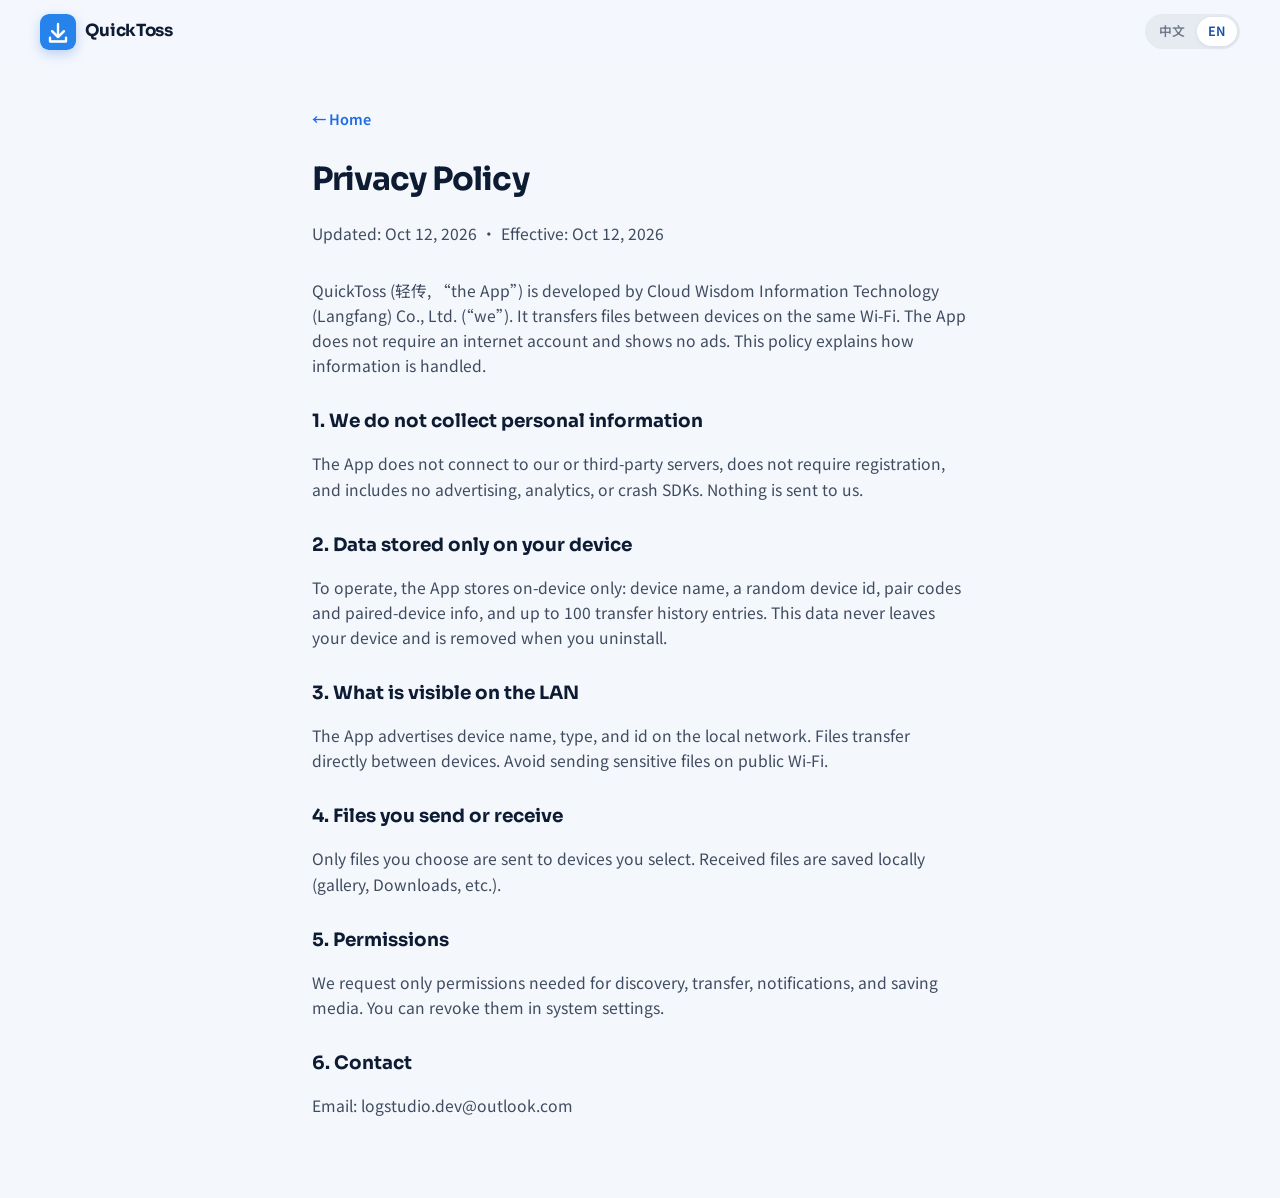
<file: privacy.html>
<!DOCTYPE html>
<html lang="zh-CN">
<head>
  <meta charset="utf-8" />
  <meta name="viewport" content="width=device-width, initial-scale=1" />
  <title>隐私政策 · 轻传</title>
  <link rel="icon" type="image/png" href="assets/favicon.png" />
  <link rel="preconnect" href="https://fonts.googleapis.com" />
  <link rel="preconnect" href="https://fonts.gstatic.com" crossorigin />
  <link href="https://fonts.googleapis.com/css2?family=Noto+Sans+SC:wght@400;500;700;900&family=Sora:wght@400;500;600;700&display=swap" rel="stylesheet" />
  <link rel="stylesheet" href="styles.css" />
</head>
<body>
  <header class="top">
    <a class="top-brand" href="index.html">
      <img src="assets/icon.png" width="36" height="36" alt="" />
      <span data-i18n="brand">轻传</span>
    </a>
    <div class="lang" role="group" aria-label="Language" style="margin-left:auto">
      <button type="button" class="lang-btn is-active" data-lang="zh">中文</button>
      <button type="button" class="lang-btn" data-lang="en">EN</button>
    </div>
  </header>

  <article class="legal-page">
    <a class="legal-back" href="index.html" data-i18n="legal.back">← 返回首页</a>
    <h1 data-i18n="privacy.title">隐私政策</h1>
    <p class="legal-meta" data-i18n="privacy.meta">更新日期：2026 年 10 月 12 日 · 生效日期：2026 年 10 月 12 日</p>

    <div class="legal-zh">
      <p>轻传（QuickToss，以下简称「本应用」）由云界智汇信息技术（廊坊）有限公司（以下简称「我们」）开发，是一款在同一 Wi‑Fi 里的设备之间传文件的工具。本应用不联网、没有账号、没有广告。本政策说明本应用如何处理你的信息。</p>
      <h2>一、我们不收集你的个人信息</h2>
      <p>本应用不连接我们或任何第三方的服务器，不需要注册或登录，不包含广告、统计、崩溃上报等任何第三方 SDK。你的任何信息都不会发送给我们。</p>
      <h2>二、保存在你设备上的信息</h2>
      <p>为了让传输正常工作，本应用只在你的设备上保存：设备名、随机生成的设备标识、本机配对码与已配对设备信息、最近 100 条传输记录。这些信息不会离开你的设备；卸载本应用后一并清除。</p>
      <h2>三、在局域网里能被看到的信息</h2>
      <p>本应用会在局域网里广播设备名、设备类型和设备标识。文件在两台设备之间直接传输，不经过任何服务器。传输内容在局域网里没有端到端加密之外的额外保护层时，请勿在公共 Wi‑Fi 传输敏感文件。</p>
      <h2>四、你发送和收到的文件</h2>
      <p>你选择发送的文件只会传给你指定的设备。收到的文件保存在本机相册或下载等本地位置，具体见应用内说明。</p>
      <h2>五、权限说明</h2>
      <p>本应用仅申请本地网络、通知、相册写入等与收发文件直接相关的系统权限。你可以随时在系统设置里关闭。</p>
      <h2>六、联系我们</h2>
      <p>邮箱：logstudio.dev@outlook.com</p>
    </div>

    <div class="legal-en" hidden>
      <p>QuickToss (轻传, “the App”) is developed by Cloud Wisdom Information Technology (Langfang) Co., Ltd. (“we”). It transfers files between devices on the same Wi‑Fi. The App does not require an internet account and shows no ads. This policy explains how information is handled.</p>
      <h2>1. We do not collect personal information</h2>
      <p>The App does not connect to our or third-party servers, does not require registration, and includes no advertising, analytics, or crash SDKs. Nothing is sent to us.</p>
      <h2>2. Data stored only on your device</h2>
      <p>To operate, the App stores on-device only: device name, a random device id, pair codes and paired-device info, and up to 100 transfer history entries. This data never leaves your device and is removed when you uninstall.</p>
      <h2>3. What is visible on the LAN</h2>
      <p>The App advertises device name, type, and id on the local network. Files transfer directly between devices. Avoid sending sensitive files on public Wi‑Fi.</p>
      <h2>4. Files you send or receive</h2>
      <p>Only files you choose are sent to devices you select. Received files are saved locally (gallery, Downloads, etc.).</p>
      <h2>5. Permissions</h2>
      <p>We request only permissions needed for discovery, transfer, notifications, and saving media. You can revoke them in system settings.</p>
      <h2>6. Contact</h2>
      <p>Email: logstudio.dev@outlook.com</p>
    </div>
  </article>

  <script>
    const dict = {
      zh: {
        brand: "轻传",
        "legal.back": "← 返回首页",
        "privacy.title": "隐私政策",
        "privacy.meta": "更新日期：2026 年 10 月 12 日 · 生效日期：2026 年 10 月 12 日",
      },
      en: {
        brand: "QuickToss",
        "legal.back": "← Home",
        "privacy.title": "Privacy Policy",
        "privacy.meta": "Updated: Oct 12, 2026 · Effective: Oct 12, 2026",
      },
    };
    const apply = (lang) => {
      const pack = dict[lang] || dict.zh;
      document.documentElement.lang = lang === "en" ? "en" : "zh-CN";
      document.querySelectorAll("[data-i18n]").forEach((el) => {
        const k = el.getAttribute("data-i18n");
        if (pack[k] != null) el.textContent = pack[k];
      });
      document.querySelectorAll(".lang-btn").forEach((b) => {
        b.classList.toggle("is-active", b.dataset.lang === lang);
      });
      document.querySelector(".legal-zh").hidden = lang === "en";
      document.querySelector(".legal-en").hidden = lang !== "en";
      document.title = lang === "en" ? "Privacy Policy · QuickToss" : "隐私政策 · 轻传";
      localStorage.setItem("qt-lang", lang);
    };
    const saved = localStorage.getItem("qt-lang");
    apply(saved === "en" ? "en" : "zh");
    document.querySelectorAll(".lang-btn").forEach((b) => {
      b.addEventListener("click", () => apply(b.dataset.lang));
    });
  </script>
</body>
</html>
</file>
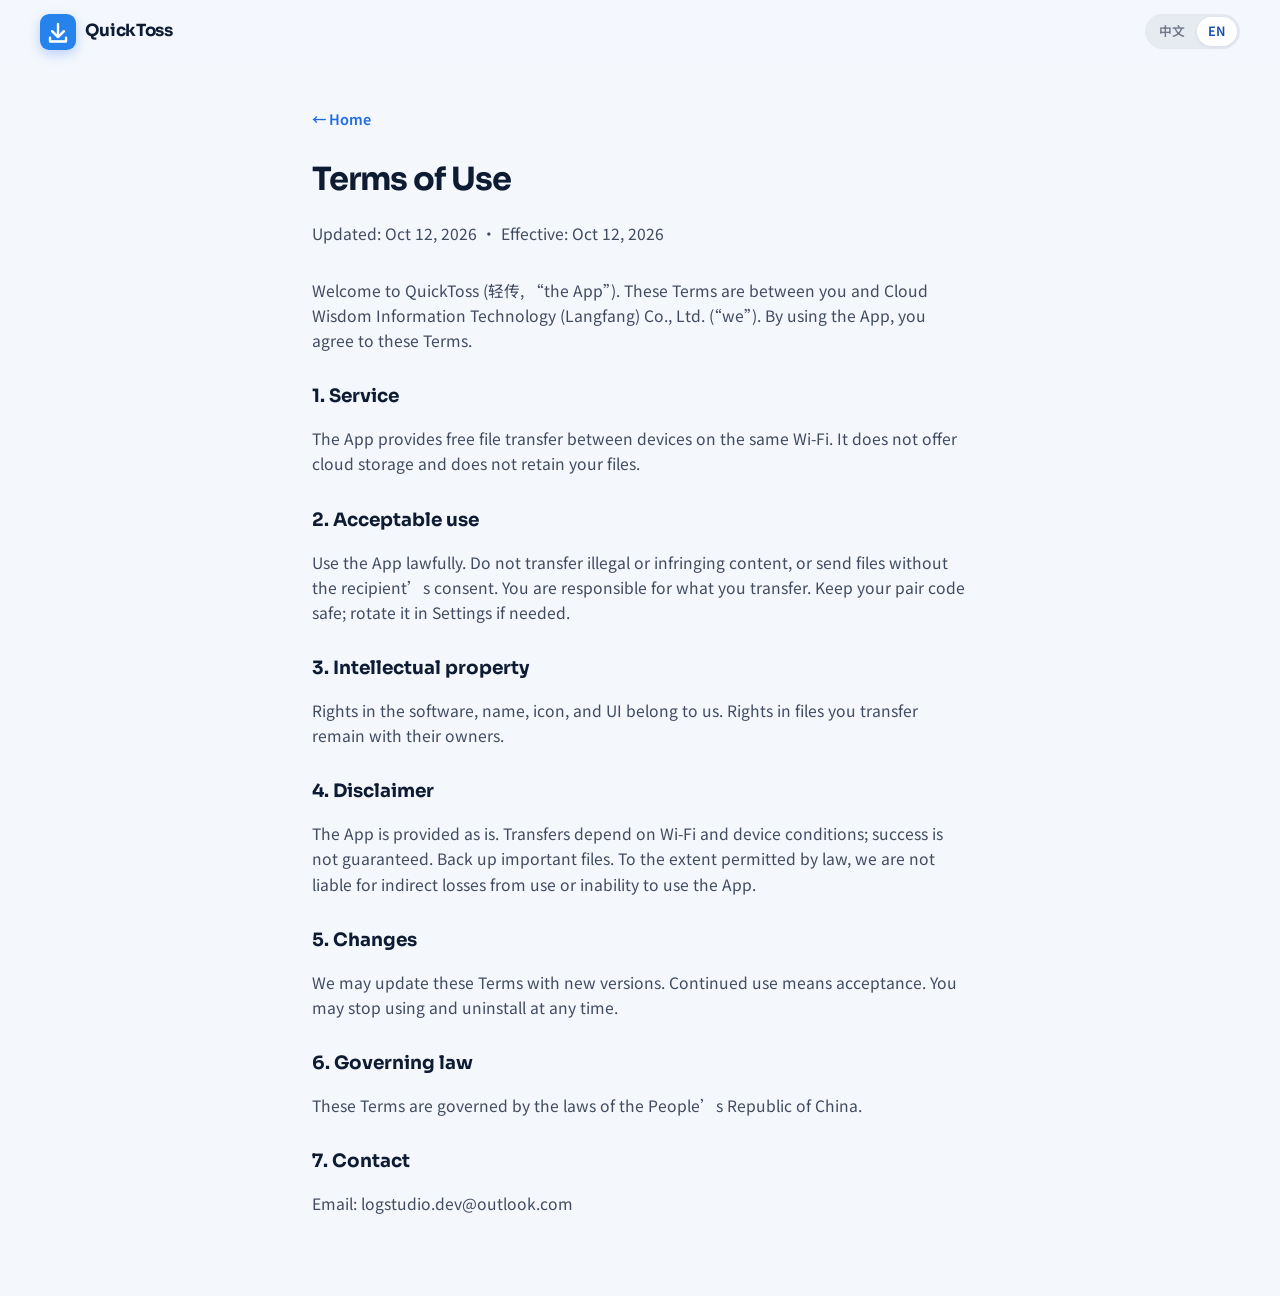
<file: terms.html>
<!DOCTYPE html>
<html lang="zh-CN">
<head>
  <meta charset="utf-8" />
  <meta name="viewport" content="width=device-width, initial-scale=1" />
  <title>使用协议 · 轻传</title>
  <link rel="icon" type="image/png" href="assets/favicon.png" />
  <link rel="preconnect" href="https://fonts.googleapis.com" />
  <link rel="preconnect" href="https://fonts.gstatic.com" crossorigin />
  <link href="https://fonts.googleapis.com/css2?family=Noto+Sans+SC:wght@400;500;700;900&family=Sora:wght@400;500;600;700&display=swap" rel="stylesheet" />
  <link rel="stylesheet" href="styles.css" />
</head>
<body>
  <header class="top">
    <a class="top-brand" href="index.html">
      <img src="assets/icon.png" width="36" height="36" alt="" />
      <span data-i18n="brand">轻传</span>
    </a>
    <div class="lang" role="group" aria-label="Language" style="margin-left:auto">
      <button type="button" class="lang-btn is-active" data-lang="zh">中文</button>
      <button type="button" class="lang-btn" data-lang="en">EN</button>
    </div>
  </header>

  <article class="legal-page">
    <a class="legal-back" href="index.html" data-i18n="legal.back">← 返回首页</a>
    <h1 data-i18n="terms.title">使用协议</h1>
    <p class="legal-meta" data-i18n="terms.meta">更新日期：2026 年 10 月 12 日 · 生效日期：2026 年 10 月 12 日</p>

    <div class="legal-zh">
      <p>欢迎使用轻传（QuickToss，以下简称「本应用」）。本协议是你与云界智汇信息技术（廊坊）有限公司（以下简称「我们」）之间关于使用本应用的约定。使用本应用即表示你同意本协议。</p>
      <h2>一、服务内容</h2>
      <p>本应用免费提供同一 Wi‑Fi 里的设备之间的文件传输功能，不提供云端存储，不保留你的任何文件。</p>
      <h2>二、使用规范</h2>
      <p>请合法使用本应用，不要用它传输违法、侵权或侵犯他人隐私的内容，也不要在未经对方同意的情况下向其设备发送文件。你对自己传输的内容负责。请妥善保管配对码；如觉得已泄露，可在设置里更换。</p>
      <h2>三、知识产权</h2>
      <p>本应用的软件、名称、图标和界面设计的相关权利归我们所有。你通过本应用传输的文件，权利归原权利人所有。</p>
      <h2>四、免责声明</h2>
      <p>本应用按现状提供。传输效果受 Wi‑Fi、系统与省电策略等因素影响，我们不保证每次传输都能成功。重要文件请自行备份。在法律允许范围内，对于因使用或无法使用本应用造成的间接损失，我们不承担责任。</p>
      <h2>五、协议变更</h2>
      <p>我们可能随新版本更新本协议，更新后继续使用即表示同意。你可以随时停止使用并卸载。</p>
      <h2>六、法律适用</h2>
      <p>本协议适用中华人民共和国法律。</p>
      <h2>七、联系我们</h2>
      <p>邮箱：logstudio.dev@outlook.com</p>
    </div>

    <div class="legal-en" hidden>
      <p>Welcome to QuickToss (轻传, “the App”). These Terms are between you and Cloud Wisdom Information Technology (Langfang) Co., Ltd. (“we”). By using the App, you agree to these Terms.</p>
      <h2>1. Service</h2>
      <p>The App provides free file transfer between devices on the same Wi‑Fi. It does not offer cloud storage and does not retain your files.</p>
      <h2>2. Acceptable use</h2>
      <p>Use the App lawfully. Do not transfer illegal or infringing content, or send files without the recipient’s consent. You are responsible for what you transfer. Keep your pair code safe; rotate it in Settings if needed.</p>
      <h2>3. Intellectual property</h2>
      <p>Rights in the software, name, icon, and UI belong to us. Rights in files you transfer remain with their owners.</p>
      <h2>4. Disclaimer</h2>
      <p>The App is provided as is. Transfers depend on Wi‑Fi and device conditions; success is not guaranteed. Back up important files. To the extent permitted by law, we are not liable for indirect losses from use or inability to use the App.</p>
      <h2>5. Changes</h2>
      <p>We may update these Terms with new versions. Continued use means acceptance. You may stop using and uninstall at any time.</p>
      <h2>6. Governing law</h2>
      <p>These Terms are governed by the laws of the People’s Republic of China.</p>
      <h2>7. Contact</h2>
      <p>Email: logstudio.dev@outlook.com</p>
    </div>
  </article>

  <script>
    const dict = {
      zh: {
        brand: "轻传",
        "legal.back": "← 返回首页",
        "terms.title": "使用协议",
        "terms.meta": "更新日期：2026 年 10 月 12 日 · 生效日期：2026 年 10 月 12 日",
      },
      en: {
        brand: "QuickToss",
        "legal.back": "← Home",
        "terms.title": "Terms of Use",
        "terms.meta": "Updated: Oct 12, 2026 · Effective: Oct 12, 2026",
      },
    };
    const apply = (lang) => {
      const pack = dict[lang] || dict.zh;
      document.documentElement.lang = lang === "en" ? "en" : "zh-CN";
      document.querySelectorAll("[data-i18n]").forEach((el) => {
        const k = el.getAttribute("data-i18n");
        if (pack[k] != null) el.textContent = pack[k];
      });
      document.querySelectorAll(".lang-btn").forEach((b) => {
        b.classList.toggle("is-active", b.dataset.lang === lang);
      });
      document.querySelector(".legal-zh").hidden = lang === "en";
      document.querySelector(".legal-en").hidden = lang !== "en";
      document.title = lang === "en" ? "Terms of Use · QuickToss" : "使用协议 · 轻传";
      localStorage.setItem("qt-lang", lang);
    };
    const saved = localStorage.getItem("qt-lang");
    apply(saved === "en" ? "en" : "zh");
    document.querySelectorAll(".lang-btn").forEach((b) => {
      b.addEventListener("click", () => apply(b.dataset.lang));
    });
  </script>
</body>
</html>
</file>
<file: styles.css>
:root {
  --blue: #1e6be6;
  --blue-ink: #144dad;
  --blue-deep: #0a2a6e;
  --blue-soft: #e8f1ff;
  --sky: #6eb0ff;
  --canvas: #f4f7fc;
  --ink: #0d1b33;
  --muted: rgba(13, 27, 51, 0.55);
  --line: rgba(13, 27, 51, 0.1);
  --white: #ffffff;
  --radius: 18px;
  --font-display: "Sora", "Noto Sans SC", system-ui, sans-serif;
  --font-body: "Noto Sans SC", "Sora", system-ui, sans-serif;
  --ease: cubic-bezier(0.22, 1, 0.36, 1);
}

*,
*::before,
*::after {
  box-sizing: border-box;
}

html {
  scroll-behavior: smooth;
}

body {
  margin: 0;
  color: var(--ink);
  font-family: var(--font-body);
  font-size: 17px;
  line-height: 1.6;
  background: var(--canvas);
  -webkit-font-smoothing: antialiased;
  text-rendering: optimizeLegibility;
}

img {
  display: block;
  max-width: 100%;
}

a {
  color: inherit;
  text-decoration: none;
}

button {
  font: inherit;
  color: inherit;
  background: none;
  border: 0;
  cursor: pointer;
}

.noise {
  pointer-events: none;
  position: fixed;
  inset: 0;
  z-index: 50;
  opacity: 0.035;
  background-image: url("data:image/svg+xml,%3Csvg viewBox='0 0 200 200' xmlns='http://www.w3.org/2000/svg'%3E%3Cfilter id='n'%3E%3CfeTurbulence type='fractalNoise' baseFrequency='0.85' numOctaves='3' stitchTiles='stitch'/%3E%3C/filter%3E%3Crect width='100%25' height='100%25' filter='url(%23n)'/%3E%3C/svg%3E");
}

/* —— Top bar —— */
.top {
  position: fixed;
  top: 0;
  left: 0;
  right: 0;
  z-index: 40;
  display: flex;
  align-items: center;
  gap: 1.5rem;
  padding: 0.85rem clamp(1.2rem, 4vw, 2.5rem);
  background: rgba(244, 247, 252, 0.72);
  backdrop-filter: blur(16px) saturate(1.2);
  border-bottom: 1px solid transparent;
  transition: border-color 0.3s var(--ease), background 0.3s var(--ease);
}

.top.is-scrolled {
  border-bottom-color: var(--line);
  background: rgba(244, 247, 252, 0.9);
}

.top-brand {
  display: flex;
  align-items: center;
  gap: 0.55rem;
  font-family: var(--font-display);
  font-weight: 700;
  font-size: 1.05rem;
  letter-spacing: -0.02em;
}

.top-brand img {
  border-radius: 9px;
  box-shadow: 0 4px 12px rgba(30, 107, 230, 0.28);
}

.top-nav {
  display: flex;
  gap: 1.25rem;
  margin-left: auto;
  font-size: 0.92rem;
  color: var(--muted);
}

.top-nav a:hover {
  color: var(--ink);
}

.lang {
  display: flex;
  padding: 3px;
  border-radius: 999px;
  background: rgba(13, 27, 51, 0.06);
}

.lang-btn {
  padding: 0.28rem 0.7rem;
  border-radius: 999px;
  font-size: 0.8rem;
  font-weight: 600;
  color: var(--muted);
  transition: background 0.2s, color 0.2s;
}

.lang-btn.is-active {
  background: var(--white);
  color: var(--blue-ink);
  box-shadow: 0 1px 4px rgba(13, 27, 51, 0.08);
}

/* —— Hero —— */
.hero {
  position: relative;
  min-height: 100svh;
  display: grid;
  grid-template-columns: 1.05fr 0.95fr;
  align-items: center;
  gap: clamp(1.5rem, 4vw, 3rem);
  padding: clamp(6rem, 12vh, 8rem) clamp(1.2rem, 5vw, 4rem) 4rem;
  overflow: hidden;
}

.hero-bg {
  position: absolute;
  inset: 0;
  z-index: 0;
  background:
    radial-gradient(ellipse 80% 60% at 70% 40%, rgba(110, 176, 255, 0.45), transparent 55%),
    radial-gradient(ellipse 50% 40% at 15% 80%, rgba(30, 107, 230, 0.18), transparent 50%),
    linear-gradient(165deg, #dceaff 0%, var(--canvas) 45%, #eef3fb 100%);
}

.orb {
  position: absolute;
  border-radius: 50%;
  filter: blur(60px);
  animation: drift 14s ease-in-out infinite alternate;
}

.orb-a {
  width: min(48vw, 520px);
  height: min(48vw, 520px);
  top: -8%;
  right: 5%;
  background: rgba(30, 107, 230, 0.35);
}

.orb-b {
  width: min(36vw, 380px);
  height: min(36vw, 380px);
  bottom: 5%;
  left: 8%;
  background: rgba(110, 176, 255, 0.4);
  animation-delay: -5s;
}

.grid {
  position: absolute;
  inset: 0;
  background-image:
    linear-gradient(rgba(30, 107, 230, 0.06) 1px, transparent 1px),
    linear-gradient(90deg, rgba(30, 107, 230, 0.06) 1px, transparent 1px);
  background-size: 56px 56px;
  mask-image: radial-gradient(ellipse 70% 60% at 60% 45%, #000 20%, transparent 75%);
}

@keyframes drift {
  from { transform: translate(0, 0) scale(1); }
  to { transform: translate(-4%, 6%) scale(1.08); }
}

.hero-copy,
.hero-stage {
  position: relative;
  z-index: 1;
}

.hero-brand {
  margin: 0;
  font-family: var(--font-display);
  font-weight: 700;
  font-size: clamp(3.4rem, 9vw, 6.2rem);
  line-height: 0.95;
  letter-spacing: -0.04em;
  color: var(--blue-deep);
  animation: rise 0.9s var(--ease) both;
}

.hero-aka {
  margin: 0.35rem 0 1.4rem;
  font-family: var(--font-display);
  font-weight: 600;
  font-size: clamp(1.05rem, 2.2vw, 1.35rem);
  letter-spacing: 0.18em;
  text-transform: uppercase;
  color: var(--blue);
  animation: rise 0.9s var(--ease) 0.08s both;
}

.hero-copy h1 {
  margin: 0 0 0.85rem;
  max-width: 14em;
  font-family: var(--font-display);
  font-weight: 600;
  font-size: clamp(1.45rem, 3vw, 2rem);
  line-height: 1.25;
  letter-spacing: -0.02em;
  animation: rise 0.9s var(--ease) 0.14s both;
}

.hero-lead {
  margin: 0 0 1.75rem;
  max-width: 28em;
  color: var(--muted);
  font-size: 1.05rem;
  animation: rise 0.9s var(--ease) 0.2s both;
}

.hero-pills {
  list-style: none;
  margin: 0 0 1.5rem;
  padding: 0;
  display: flex;
  flex-wrap: wrap;
  gap: 0.5rem;
  animation: rise 0.9s var(--ease) 0.24s both;
}

.hero-pills li {
  padding: 0.35rem 0.85rem;
  border-radius: 999px;
  font-family: var(--font-display);
  font-size: 0.82rem;
  font-weight: 600;
  color: var(--blue-ink);
  background: rgba(255, 255, 255, 0.7);
  border: 1px solid rgba(30, 107, 230, 0.2);
}

.hero-cta {
  display: flex;
  flex-wrap: wrap;
  gap: 0.75rem;
  animation: rise 0.9s var(--ease) 0.28s both;
}

/* —— Stats strip —— */
.stats {
  padding: 0 clamp(1.2rem, 5vw, 4rem) 1rem;
}

.stats-inner {
  max-width: 1080px;
  margin: 0 auto;
  display: grid;
  grid-template-columns: repeat(4, 1fr);
  gap: 0.85rem;
  padding: 1.25rem 1.4rem;
  border-radius: 22px;
  background: var(--white);
  border: 1px solid var(--line);
  box-shadow: 0 12px 32px rgba(13, 27, 51, 0.05);
}

.stat {
  display: flex;
  flex-direction: column;
  gap: 0.2rem;
  text-align: center;
}

.stat strong {
  font-family: var(--font-display);
  font-size: 1.55rem;
  font-weight: 700;
  letter-spacing: -0.03em;
  color: var(--blue-deep);
}

.stat span {
  font-size: 0.85rem;
  color: var(--muted);
}

@keyframes rise {
  from {
    opacity: 0;
    transform: translateY(22px);
  }
  to {
    opacity: 1;
    transform: translateY(0);
  }
}

.btn {
  display: inline-flex;
  align-items: center;
  justify-content: center;
  min-height: 48px;
  padding: 0 1.35rem;
  border-radius: 999px;
  font-family: var(--font-display);
  font-weight: 600;
  font-size: 0.95rem;
  transition: transform 0.2s var(--ease), box-shadow 0.2s, background 0.2s;
}

.btn:hover {
  transform: translateY(-1px);
}

.btn-primary {
  color: var(--white);
  background: linear-gradient(135deg, var(--blue) 0%, var(--blue-ink) 100%);
  box-shadow: 0 10px 28px rgba(30, 107, 230, 0.35);
}

.btn-primary:hover {
  box-shadow: 0 14px 32px rgba(30, 107, 230, 0.42);
}

.btn-ghost {
  color: var(--blue-ink);
  background: rgba(255, 255, 255, 0.55);
  border: 1px solid rgba(30, 107, 230, 0.22);
}

.btn-ghost:hover {
  background: var(--white);
}

/* Hero stage — Wi‑Fi hub + concentric rings + nearby devices */
.hero-stage {
  display: flex;
  align-items: center;
  justify-content: center;
  width: 100%;
  justify-self: stretch;
  animation: rise 1s var(--ease) 0.22s both;
}

.radar {
  position: relative;
  width: 100%;
  max-width: 560px;
  aspect-ratio: 1;
  margin: 0 auto;
  container-type: inline-size;
}

.radar-wash {
  position: absolute;
  inset: 12%;
  border-radius: 50%;
  background: radial-gradient(
    circle,
    rgba(30, 107, 230, 0.16) 0%,
    rgba(110, 176, 255, 0.08) 42%,
    transparent 70%
  );
  animation: radar-wash 5.5s ease-in-out infinite;
  pointer-events: none;
}

.radar-ring {
  position: absolute;
  left: 50%;
  top: 50%;
  border-radius: 50%;
  border: 1.5px solid rgba(30, 107, 230, 0.18);
  box-shadow: 0 0 0 1px rgba(255, 255, 255, 0.35) inset;
  pointer-events: none;
  transform: translate(-50%, -50%);
}

.radar-ring.r1 { width: 28%; height: 28%; animation: ring-breathe 4.8s ease-in-out infinite; }
.radar-ring.r2 { width: 48%; height: 48%; animation: ring-breathe 4.8s ease-in-out 0.35s infinite; }
.radar-ring.r3 { width: 68%; height: 68%; animation: ring-breathe 4.8s ease-in-out 0.7s infinite; }
.radar-ring.r4 { width: 88%; height: 88%; animation: ring-breathe 4.8s ease-in-out 1.05s infinite; }

.radar-hub {
  position: absolute;
  left: 50%;
  top: 50%;
  translate: -50% -50%;
  z-index: 3;
  width: 18cqw;
  height: 18cqw;
  min-width: 64px;
  min-height: 64px;
  max-width: 96px;
  max-height: 96px;
  display: grid;
  place-items: center;
  border-radius: 26%;
  color: var(--white);
  background: linear-gradient(155deg, #3d8bff 0%, var(--blue) 55%, var(--blue-ink) 100%);
  box-shadow:
    0 18px 40px rgba(20, 77, 173, 0.35),
    0 0 0 6px rgba(255, 255, 255, 0.55),
    0 0 0 1px rgba(30, 107, 230, 0.2);
  animation: hub-float 4.5s ease-in-out infinite;
}

.radar-wifi {
  width: 52%;
  height: 52%;
  display: block;
}

.radar-node {
  position: absolute;
  z-index: 2;
  display: flex;
  flex-direction: column;
  align-items: center;
  gap: 0.35rem;
  translate: -50% -50%;
  animation: node-float 5.2s ease-in-out infinite;
}

/* Scattered on purpose — not a neat 2×2 grid */
.node-a { left: 14%; top: 30%; animation-delay: 0s; }
.node-b { left: 58%; top: 11%; animation-delay: 0.4s; }
.node-c { left: 86%; top: 38%; animation-delay: 0.9s; }
.node-d { left: 74%; top: 82%; animation-delay: 1.3s; }
.node-e { left: 36%; top: 90%; animation-delay: 0.7s; }
.node-f { left: 8%;  top: 66%; animation-delay: 1.6s; }
.node-g { left: 90%; top: 64%; animation-delay: 0.2s; }
.node-h { left: 32%; top: 14%; animation-delay: 1.1s; }

.node-dot {
  display: grid;
  place-items: center;
  border-radius: 50%;
  color: var(--white);
  box-shadow:
    0 10px 24px rgba(13, 27, 51, 0.16),
    0 0 0 2.5px rgba(255, 255, 255, 0.78);
}

.node-sm .node-dot {
  width: 9.2cqw;
  height: 9.2cqw;
  min-width: 36px;
  min-height: 36px;
  max-width: 48px;
  max-height: 48px;
}

.node-md .node-dot {
  width: 11.5cqw;
  height: 11.5cqw;
  min-width: 42px;
  min-height: 42px;
  max-width: 58px;
  max-height: 58px;
}

.node-lg .node-dot {
  width: 13.5cqw;
  height: 13.5cqw;
  min-width: 48px;
  min-height: 48px;
  max-width: 68px;
  max-height: 68px;
}

.node-dot svg {
  width: 48%;
  height: 48%;
  display: block;
}

.tone-violet { background: linear-gradient(145deg, #c084fc, #8b5cf6); }
.tone-teal   { background: linear-gradient(145deg, #2dd4bf, #0d9488); }
.tone-blue   { background: linear-gradient(145deg, #7aa7ff, #3d6fe0); }
.tone-sky    { background: linear-gradient(145deg, #5ec8ff, #1e8fd6); }
.tone-orange { background: linear-gradient(145deg, #fb923c, #ea580c); }
.tone-rose   { background: linear-gradient(145deg, #fb7185, #e11d48); }
.tone-indigo { background: linear-gradient(145deg, #818cf8, #4f46e5); }
.tone-green  { background: linear-gradient(145deg, #4ade80, #16a34a); }

.node-label {
  font-family: var(--font-display);
  font-size: clamp(0.58rem, 2cqw, 0.74rem);
  font-weight: 600;
  letter-spacing: 0.01em;
  color: var(--blue-ink);
  white-space: nowrap;
  padding: 0.18rem 0.55rem;
  border-radius: 999px;
  background: rgba(255, 255, 255, 0.86);
  border: 1px solid rgba(30, 107, 230, 0.12);
  box-shadow: 0 6px 16px rgba(20, 77, 173, 0.08);
  backdrop-filter: blur(8px);
  -webkit-backdrop-filter: blur(8px);
}

@keyframes ring-breathe {
  0%, 100% { opacity: 0.55; transform: translate(-50%, -50%) scale(1); }
  50% { opacity: 1; transform: translate(-50%, -50%) scale(1.015); }
}

@keyframes radar-wash {
  0%, 100% { opacity: 0.75; transform: scale(1); }
  50% { opacity: 1; transform: scale(1.04); }
}

@keyframes hub-float {
  0%, 100% { translate: -50% -50%; }
  50% { translate: -50% calc(-50% - 0.6cqw); }
}

@keyframes node-float {
  0%, 100% { transform: translateY(0); }
  50% { transform: translateY(-0.7cqw); }
}

/* —— Sections —— */
.section {
  padding: clamp(4rem, 10vh, 6.5rem) clamp(1.2rem, 5vw, 4rem);
  max-width: 1080px;
  margin: 0 auto;
}

.section-head {
  margin-bottom: 2.5rem;
  max-width: 36em;
}

.section-head h2 {
  margin: 0 0 0.6rem;
  font-family: var(--font-display);
  font-weight: 700;
  font-size: clamp(1.65rem, 3.5vw, 2.25rem);
  letter-spacing: -0.03em;
  line-height: 1.2;
}

.section-head p {
  margin: 0;
  color: var(--muted);
  font-size: 1.05rem;
}

.feature-grid {
  list-style: none;
  margin: 0;
  padding: 0;
  display: grid;
  grid-template-columns: repeat(2, 1fr);
  gap: 1.1rem;
}

.feature-grid-3 {
  grid-template-columns: repeat(3, 1fr);
}

.feature-card {
  position: relative;
  display: flex;
  flex-direction: column;
  gap: 0.55rem;
  padding: 1.45rem 1.4rem 1.5rem;
  border-radius: 22px;
  background:
    linear-gradient(165deg, rgba(255, 255, 255, 0.95), rgba(232, 241, 255, 0.65));
  border: 1px solid rgba(30, 107, 230, 0.12);
  box-shadow: 0 14px 36px rgba(20, 77, 173, 0.07);
  transition: transform 0.25s var(--ease), box-shadow 0.25s;
}

.feature-badge {
  position: absolute;
  top: 0.9rem;
  right: 0.9rem;
  padding: 0.2rem 0.55rem;
  border-radius: 999px;
  font-family: var(--font-display);
  font-size: 0.68rem;
  font-weight: 700;
  letter-spacing: 0.04em;
  color: var(--blue);
  background: var(--blue-soft);
}

.feature-card:hover {
  transform: translateY(-3px);
  box-shadow: 0 20px 44px rgba(20, 77, 173, 0.12);
}

.feature-icon {
  display: grid;
  place-items: center;
  width: 48px;
  height: 48px;
  border-radius: 14px;
  color: var(--blue);
  background: rgba(30, 107, 230, 0.1);
  margin-bottom: 0.15rem;
}

.feature-card strong {
  font-family: var(--font-display);
  font-size: 1.15rem;
  letter-spacing: -0.02em;
}

.feature-card > span:last-child {
  color: var(--muted);
  font-size: 0.95rem;
  line-height: 1.55;
}

.steps {
  list-style: none;
  margin: 0;
  padding: 0;
  display: grid;
  grid-template-columns: repeat(3, 1fr);
  gap: 1rem;
}

.step-card {
  position: relative;
  display: flex;
  flex-direction: column;
  gap: 1rem;
  min-height: 100%;
  padding: 1.5rem 1.35rem 1.55rem;
  border-radius: 22px;
  background: var(--white);
  border: 1px solid var(--line);
  box-shadow: 0 12px 32px rgba(13, 27, 51, 0.05);
  overflow: hidden;
}

.step-card::before {
  content: "";
  position: absolute;
  inset: 0 auto 0 0;
  width: 4px;
  background: linear-gradient(180deg, var(--blue), var(--sky));
}

.step-num {
  display: inline-flex;
  align-items: center;
  font-family: var(--font-display);
  font-weight: 700;
  font-size: 0.85rem;
  letter-spacing: 0.08em;
  color: var(--blue);
  background: var(--blue-soft);
  border-radius: 999px;
  padding: 0.35rem 0.75rem;
  width: fit-content;
}

.step-body strong {
  display: block;
  font-family: var(--font-display);
  font-size: 1.15rem;
  margin-bottom: 0.4rem;
  letter-spacing: -0.02em;
}

.step-body p {
  margin: 0;
  color: var(--muted);
  font-size: 0.95rem;
  line-height: 1.55;
}

.safe-block {
  margin-top: 3rem;
  padding: 1.75rem 1.5rem 1.85rem;
  border-radius: 24px;
  background: linear-gradient(160deg, rgba(30, 107, 230, 0.08), rgba(255, 255, 255, 0.9));
  border: 1px solid rgba(30, 107, 230, 0.14);
}

.safe-block .section-head {
  margin-bottom: 1.5rem;
}

.safe-block h3 {
  margin: 0 0 0.45rem;
  font-family: var(--font-display);
  font-size: clamp(1.25rem, 2.5vw, 1.55rem);
  letter-spacing: -0.02em;
}

.safe-steps {
  list-style: none;
  margin: 0;
  padding: 0;
  display: grid;
  grid-template-columns: repeat(3, 1fr);
  gap: 1rem;
  counter-reset: safe;
}

.safe-steps li {
  position: relative;
  padding: 1.1rem 1.1rem 1.15rem 1.2rem;
  border-radius: 16px;
  background: rgba(255, 255, 255, 0.85);
  border: 1px solid rgba(30, 107, 230, 0.1);
}

.safe-steps li::before {
  counter-increment: safe;
  content: counter(safe);
  display: inline-flex;
  align-items: center;
  justify-content: center;
  width: 1.6rem;
  height: 1.6rem;
  margin-bottom: 0.55rem;
  border-radius: 50%;
  font-family: var(--font-display);
  font-size: 0.8rem;
  font-weight: 700;
  color: var(--white);
  background: var(--blue);
}

.safe-steps strong {
  display: block;
  font-family: var(--font-display);
  margin-bottom: 0.35rem;
}

.safe-steps p {
  margin: 0;
  color: var(--muted);
  font-size: 0.92rem;
}

/* —— Compare —— */
.compare-wrap {
  overflow-x: auto;
  border-radius: 22px;
  border: 1px solid var(--line);
  background: var(--white);
  box-shadow: 0 12px 32px rgba(13, 27, 51, 0.05);
}

.compare-table {
  width: 100%;
  border-collapse: collapse;
  min-width: 640px;
  font-size: 0.95rem;
}

.compare-table th,
.compare-table td {
  padding: 0.95rem 1rem;
  text-align: center;
  border-bottom: 1px solid var(--line);
}

.compare-table thead th {
  font-family: var(--font-display);
  font-weight: 700;
  font-size: 0.92rem;
  background: rgba(232, 241, 255, 0.55);
}

.compare-table tbody th {
  text-align: left;
  font-weight: 600;
  color: var(--ink);
  white-space: nowrap;
}

.compare-table tbody tr:last-child th,
.compare-table tbody tr:last-child td {
  border-bottom: 0;
}

.compare-table .is-highlight {
  background: rgba(30, 107, 230, 0.07);
  color: var(--blue-ink);
  font-weight: 700;
}

/* —— FAQ —— */
.faq-list {
  display: flex;
  flex-direction: column;
  gap: 0.75rem;
  max-width: 800px;
}

.faq-item {
  border-radius: 16px;
  background: var(--white);
  border: 1px solid var(--line);
  padding: 0 1.2rem;
  overflow: hidden;
}

.faq-item summary {
  cursor: pointer;
  list-style: none;
  padding: 1.1rem 0;
  font-family: var(--font-display);
  font-weight: 600;
  font-size: 1.02rem;
}

.faq-item summary::-webkit-details-marker {
  display: none;
}

.faq-item summary::after {
  content: "+";
  float: right;
  color: var(--blue);
  font-weight: 700;
}

.faq-item[open] summary::after {
  content: "–";
}

.faq-item p {
  margin: 0 0 1.15rem;
  color: var(--muted);
  font-size: 0.95rem;
  line-height: 1.6;
}

.dl-more {
  margin: 1.5rem 0 0;
  text-align: center;
}

.dl-more a {
  color: var(--blue-ink);
  font-weight: 600;
}

.dl-more a:hover {
  text-decoration: underline;
}

.contact-addr {
  margin: 1.5rem 0 0;
  text-align: center;
  color: var(--muted);
  font-size: 0.92rem;
}

.contact-addr a {
  color: var(--blue-ink);
  font-weight: 600;
}

/* —— Download page —— */
.dl-page {
  max-width: 820px;
  margin: 0 auto;
  padding: 6.5rem clamp(1.2rem, 4vw, 2rem) 4rem;
}

.dl-hero h1 {
  margin: 0 0 0.6rem;
  font-family: var(--font-display);
  font-size: clamp(1.8rem, 4vw, 2.4rem);
  letter-spacing: -0.03em;
}

.dl-hero p {
  margin: 0;
  color: var(--muted);
}

.dl-detected {
  margin-top: 0.75rem !important;
  font-weight: 600;
  color: var(--blue-ink) !important;
}

.dl-tabs {
  display: flex;
  flex-wrap: wrap;
  gap: 0.5rem;
  margin: 2rem 0 1.5rem;
  padding: 0.35rem;
  border-radius: 999px;
  background: rgba(13, 27, 51, 0.06);
  width: fit-content;
  max-width: 100%;
}

.dl-tabs button {
  padding: 0.55rem 1.1rem;
  border-radius: 999px;
  font-family: var(--font-display);
  font-weight: 600;
  font-size: 0.9rem;
  color: var(--muted);
}

.dl-tabs button.is-active,
.dl-tabs button[aria-selected="true"] {
  background: var(--white);
  color: var(--blue-ink);
  box-shadow: 0 2px 8px rgba(13, 27, 51, 0.08);
}

.dl-panel {
  padding: 1.6rem 1.5rem;
  border-radius: 22px;
  background: var(--white);
  border: 1px solid var(--line);
  box-shadow: 0 12px 32px rgba(13, 27, 51, 0.05);
}

.dl-panel h2 {
  margin: 0 0 0.4rem;
  font-family: var(--font-display);
  font-size: 1.45rem;
}

.dl-req {
  margin: 0 0 1.25rem;
  color: var(--muted);
  font-size: 0.95rem;
}

.dl-actions {
  display: flex;
  flex-wrap: wrap;
  gap: 0.75rem;
  margin-bottom: 1.25rem;
}

.btn.is-disabled,
.btn[aria-disabled="true"] {
  opacity: 0.55;
  pointer-events: none;
  cursor: default;
}

.dl-notes {
  margin: 0;
  padding-left: 1.2rem;
  color: var(--muted);
  font-size: 0.92rem;
  line-height: 1.65;
}

.dl-help {
  margin: 2rem 0 0;
  text-align: center;
  color: var(--muted);
}

.dl-help a {
  color: var(--blue-ink);
  font-weight: 600;
}

.top-nav a.is-current {
  color: var(--blue-ink);
  font-weight: 600;
}

/* —— Download —— */
.download {
  max-width: 960px;
}

.dl-grid {
  display: grid;
  grid-template-columns: repeat(2, 1fr);
  gap: 1rem;
}

.dl-item {
  display: flex;
  flex-direction: column;
  gap: 0.2rem;
  padding: 1.35rem 1.4rem;
  border-radius: var(--radius);
  background: var(--white);
  border: 1px solid var(--line);
  transition: border-color 0.2s, box-shadow 0.2s, transform 0.2s var(--ease);
}

.dl-item:hover {
  border-color: rgba(30, 107, 230, 0.35);
  box-shadow: 0 12px 32px rgba(20, 77, 173, 0.1);
  transform: translateY(-2px);
}

.dl-item[aria-disabled="true"] {
  opacity: 0.72;
  cursor: default;
}

.dl-item[aria-disabled="true"]:hover {
  transform: none;
  box-shadow: none;
  border-color: var(--line);
}

.dl-platform {
  font-family: var(--font-display);
  font-weight: 700;
  font-size: 1.05rem;
}

.dl-store {
  color: var(--muted);
  font-size: 0.9rem;
}

.dl-soon {
  margin-top: 0.55rem;
  font-size: 0.78rem;
  font-weight: 600;
  letter-spacing: 0.04em;
  color: var(--blue);
  text-transform: uppercase;
}

.dl-item-ready .dl-soon {
  color: var(--blue-ink);
}

/* —— Screens carousel —— */
.screens {
  max-width: 1100px;
}

.screen-carousel {
  position: relative;
  display: grid;
  grid-template-columns: auto 1fr auto;
  align-items: center;
  gap: 0.5rem 0.75rem;
}

.carousel-track {
  display: flex;
  gap: 1.25rem;
  overflow-x: auto;
  scroll-snap-type: x mandatory;
  scroll-behavior: smooth;
  padding: 0.75rem 0.25rem 1.5rem;
  -webkit-overflow-scrolling: touch;
  scrollbar-width: none;
}

.carousel-track::-webkit-scrollbar {
  display: none;
}

.phone-frame {
  flex: 0 0 auto;
  width: min(240px, 72vw);
  margin: 0;
  scroll-snap-align: center;
}

.phone-shot {
  border-radius: 28px;
  overflow: hidden;
  border: 3px solid #0d1b33;
  background: #0d1b33;
  box-shadow: 0 20px 48px rgba(13, 27, 51, 0.14);
  aspect-ratio: 800 / 1632;
}

.phone-shot img {
  width: 100%;
  height: 100%;
  object-fit: cover;
  display: block;
}

.phone-frame figcaption {
  margin-top: 0.85rem;
  text-align: center;
  font-family: var(--font-display);
  font-size: 0.88rem;
  font-weight: 600;
  color: var(--muted);
}

.carousel-nav {
  width: 42px;
  height: 42px;
  border-radius: 50%;
  display: grid;
  place-items: center;
  background: var(--white);
  border: 1px solid var(--line);
  color: var(--blue-ink);
  box-shadow: 0 6px 16px rgba(13, 27, 51, 0.06);
  transition: background 0.2s, transform 0.2s;
}

.carousel-nav:hover {
  background: var(--blue-soft);
  transform: scale(1.04);
}

.carousel-dots {
  grid-column: 1 / -1;
  display: flex;
  justify-content: center;
  gap: 0.45rem;
}

.carousel-dots button {
  width: 8px;
  height: 8px;
  border-radius: 50%;
  background: rgba(30, 107, 230, 0.25);
  padding: 0;
}

.carousel-dots button.is-active {
  background: var(--blue);
  width: 22px;
  border-radius: 999px;
}

/* —— Contact —— */
.contact-kicker {
  margin: 0 0 0.4rem;
  font-family: var(--font-display);
  font-size: 0.85rem;
  font-weight: 700;
  letter-spacing: 0.08em;
  text-transform: uppercase;
  color: var(--blue);
}

.contact-panel {
  display: grid;
  grid-template-columns: repeat(3, 1fr);
  gap: 1rem;
}

.contact-panel-email {
  grid-template-columns: repeat(2, 1fr);
  max-width: 720px;
}

.contact-block {
  padding: 1.4rem 1.35rem;
  border-radius: var(--radius);
  background: var(--white);
  border: 1px solid var(--line);
}

.contact-block h3 {
  margin: 0 0 0.45rem;
  font-family: var(--font-display);
  font-size: 1.05rem;
}

.contact-block p {
  margin: 0 0 1rem;
  color: var(--muted);
  font-size: 0.95rem;
  line-height: 1.55;
}

.contact-block .btn {
  font-size: 0.85rem;
  min-height: 42px;
  padding: 0 1rem;
  word-break: break-all;
}

/* —— Footer —— */
.foot {
  padding: 3rem clamp(1.2rem, 5vw, 4rem) 2.5rem;
  border-top: 1px solid var(--line);
  text-align: center;
  background: linear-gradient(180deg, transparent, rgba(30, 107, 230, 0.04));
}

.foot-grid {
  display: grid;
  grid-template-columns: 1.4fr repeat(3, 1fr);
  gap: 1.5rem 2rem;
  text-align: left;
  max-width: 1080px;
  margin: 0 auto;
}

.foot-col {
  display: flex;
  flex-direction: column;
  gap: 0.45rem;
  font-size: 0.92rem;
}

.foot-col h4 {
  margin: 0 0 0.35rem;
  font-family: var(--font-display);
  font-size: 0.85rem;
  font-weight: 700;
  letter-spacing: 0.04em;
  text-transform: uppercase;
  color: var(--muted);
}

.foot-col a {
  color: var(--blue-ink);
}

.foot-col a:hover {
  text-decoration: underline;
}

.foot-brand {
  display: inline-flex;
  align-items: center;
  gap: 0.5rem;
  font-family: var(--font-display);
  font-weight: 700;
  margin-bottom: 0.35rem;
}

.foot-brand img {
  border-radius: 7px;
}

.foot-aka {
  margin-left: 0.15rem;
  font-weight: 500;
  font-size: 0.85rem;
  letter-spacing: 0.08em;
  text-transform: uppercase;
  color: var(--blue);
}

.foot-tag {
  margin: 0;
  color: var(--muted);
  font-size: 0.9rem;
  max-width: 18em;
}

.foot-copy {
  grid-column: 1 / -1;
  margin: 0.5rem 0 0;
  padding-top: 1.25rem;
  border-top: 1px solid var(--line);
  color: var(--muted);
  font-size: 0.88rem;
  text-align: center;
}

.foot-links {
  display: flex;
  flex-wrap: wrap;
  justify-content: center;
  gap: 1rem 1.5rem;
  margin: 1rem 0 1.25rem;
  font-size: 0.9rem;
}

.foot-links a {
  color: var(--blue-ink);
}

.foot-links a:hover {
  text-decoration: underline;
}

/* —— Legal pages —— */
.legal-page {
  max-width: 720px;
  margin: 0 auto;
  padding: 6.5rem clamp(1.2rem, 4vw, 2rem) 4rem;
}

.legal-page h1 {
  font-family: var(--font-display);
  font-size: 2rem;
  letter-spacing: -0.03em;
  margin: 0 0 0.5rem;
}

.legal-meta {
  color: var(--muted);
  font-size: 0.9rem;
  margin-bottom: 2rem;
}

.legal-page h2 {
  font-family: var(--font-display);
  font-size: 1.15rem;
  margin: 1.75rem 0 0.5rem;
}

.legal-page p,
.legal-page li {
  color: rgba(13, 27, 51, 0.78);
  font-size: 0.98rem;
}

.legal-page ul {
  padding-left: 1.2rem;
}

.legal-back {
  display: inline-block;
  margin-bottom: 1.5rem;
  color: var(--blue);
  font-weight: 600;
  font-size: 0.9rem;
}

/* —— Responsive —— */
@media (max-width: 880px) {
  .top-nav {
    display: none;
  }

  .hero {
    grid-template-columns: 1fr;
    min-height: auto;
    padding-top: 5.5rem;
    padding-bottom: 2.5rem;
    text-align: center;
  }

  .hero-copy h1,
  .hero-lead {
    margin-left: auto;
    margin-right: auto;
  }

  .hero-cta,
  .hero-pills {
    justify-content: center;
  }

  .stats-inner {
    grid-template-columns: repeat(2, 1fr);
  }

  .feature-grid-3,
  .safe-steps,
  .foot-grid {
    grid-template-columns: 1fr;
  }

  .foot-grid {
    text-align: center;
  }

  .foot-tag {
    max-width: none;
    margin: 0 auto;
  }

  .foot-brand {
    justify-content: center;
  }

  .dl-tabs {
    width: 100%;
    justify-content: center;
  }

  .hero-stage {
    margin: 1.4rem auto 0.5rem;
  }

  .radar {
    max-width: 340px;
  }

  .node-label {
    font-size: 0.55rem;
    padding: 0.12rem 0.4rem;
  }

  /* Keep the scene readable on phones: drop two outer labels, keep the dots */
  .node-b .node-label,
  .node-g .node-label {
    display: none;
  }

  .feature-grid,
  .steps,
  .dl-grid,
  .contact-panel,
  .contact-panel-email {
    grid-template-columns: 1fr;
  }

  .contact-panel {
    max-width: none;
  }

  .section-head {
    text-align: center;
    margin-left: auto;
    margin-right: auto;
  }

  .carousel-nav {
    display: none;
  }

  .screen-carousel {
    grid-template-columns: 1fr;
  }
}

@media (min-width: 881px) {
  .hero {
    min-height: 100svh;
    grid-template-columns: minmax(0, 1fr) minmax(0, 1.05fr);
  }

  .hero-copy {
    padding-right: 0.5rem;
  }
}

@media (max-width: 1100px) and (min-width: 881px) {
  .feature-grid-3 {
    grid-template-columns: 1fr 1fr;
  }

  .safe-steps {
    grid-template-columns: 1fr;
  }

  .foot-grid {
    grid-template-columns: 1fr 1fr;
  }
}

@media (max-width: 980px) and (min-width: 881px) {
  .steps {
    grid-template-columns: 1fr;
  }

  .feature-grid {
    grid-template-columns: 1fr 1fr;
  }
}

@media (prefers-reduced-motion: reduce) {
  *,
  *::before,
  *::after {
    animation: none !important;
    transition: none !important;
  }
}
</file>
